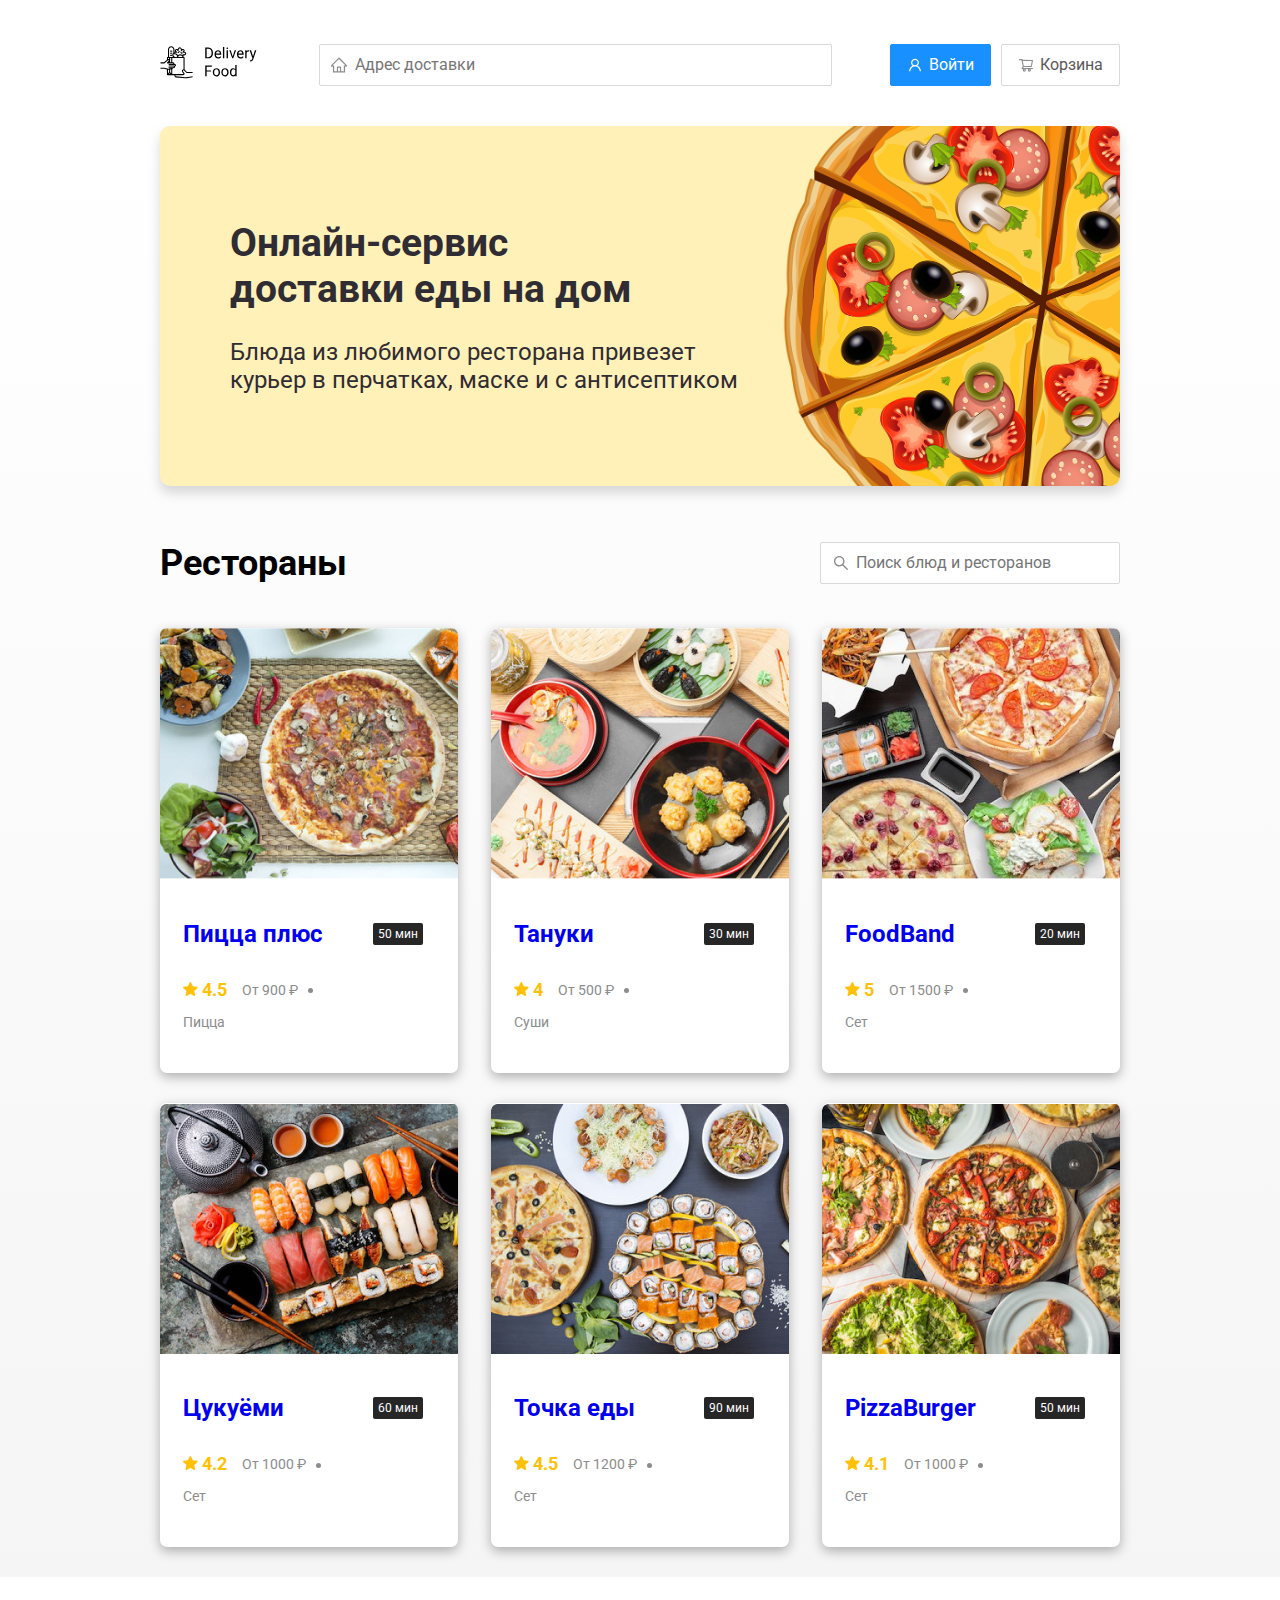
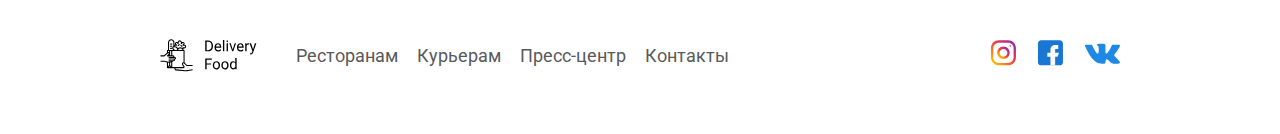
<file: index.html>
<!DOCTYPE html>
<html lang="ru">
<head>
    <meta charset="UTF-8">
    <meta name="viewport" content="width=device-width, initial-scale=1.0">
    <title>Delivery Food - доставка еды на дом</title>
    <link href="https://fonts.googleapis.com/css?family=Roboto:400,700&display=swap&subset=cyrillic" 
    rel="stylesheet"> 
    <link rel="stylesheet" href="css/normalize.css">
    <link rel="stylesheet" href="css/style.css">
</head>
<body>
    <div class="container">
        <!-- Шапка -->
    <header class="header">
        <!-- Логотип -->
        <a href="restaurant.html" class="logo">
            <img src="img\logo.svg" alt="Logo" >
        </a>
        
        <!-- Кнопка поиска  -->
        <input type="text" class="input input-adress" placeholder="Адрес доставки">
        <!-- Кнопки войти и корзина -->
        <div class="buttons">
            <button class="button button-primary">
                <img src="img\user.svg" alt="User" class="button-icon"><span class="button-text">Войти</span></button>
            <button class="button">
                <img src="img\shopping-cart.svg" alt="shopping-cart" class="button-icon">
                <span class="button-text">Корзина</span>
                </button>
        </div>
    </header>
    </div>
    <!-- /.container -->
    <main class="main">
        <div class="container">
            <section class="promo">
                <h1 class="promo-title">Онлайн-сервис <br>доставки еды на дом</h1>
                <p class="promo-text">Блюда из любимого ресторана привезет курьер в перчатках, маске и с антисептиком</p>
            </section>
            <section class="restaurants">
                <div class="section-heading">
                    <h2 class="section-title">Рестораны</h2>
                    <input type="text" class=" input input-search" placeholder="Поиск блюд и ресторанов">
                </div>
                <div class="cards">
                    <a href="restaurant.html"  class="card">
                        <img src="img/image.jpg" alt="image" class="class-image">
                        <div class="card-text">
                            <div class="card-heading">
                                <h3 class="card-title">Пицца плюс</h3>
                                <span class="card-tag tag">50 мин</span>
                            </div>
                            <!-- /.card-heading -->
                            <div class="card-info">
                                <div class="rating">
                                    <img src="/img/rating.svg" alt="rating" class="rating-star"> 
                                    4.5</div>
                                <div class="price">От 900 ₽</div>
                                <div class="category">Пицца</div>
                            </div>
                            <!-- /.card-info -->
                        </div>
                        <!-- /.card-text -->
                    </a>
                    <!-- /.card -->
                    
                    <a href="tanuki.html" class="card">
                        <img src="img/image2.jpg" alt="image" class="class-image">
                        <div class="card-text">
                            <div class="card-heading">
                                <h3 class="card-title">Тануки </h3>
                                <span class="card-tag tag">30 мин</span>
                            </div>
                            <!-- /.card-heading -->
                            <div class="card-info">
                                <div class="rating">
                                    <img src="/img/rating.svg" alt="rating" class="rating-star"> 
                                    4</div>
                                <div class="price">От 500 ₽</div>
                                <div class="category">Суши</div>
                            </div>
                            <!-- /.card-info -->
                        </div>
                        <!-- /.card-text -->
                    </a>
                    <!-- /.card -->
        
                    <a href="FoodBand.html" class="card">
                        <img src="img/image3.jpg" alt="image" class="class-image">
                        <div class="card-text">
                            <div class="card-heading">
                                <h3 class="card-title">FoodBand</h3>
                                <span class="card-tag tag">20 мин</span>
                            </div>
                            <!-- /.card-heading -->
                            <div class="card-info">
                                <div class="rating">
                                    <img src="/img/rating.svg" alt="rating" class="rating-star"> 
                                    5</div>
                                <div class="price">От 1500 ₽</div>
                                <div class="category">Сет</div>
                            </div>
                            <!-- /.card-info -->
                        </div>
                        <!-- /.card-text -->
                    </a>
                    <!-- /.card -->
        
                    <a href="Цукуёми.html" class="card">
                        <img src="img/image4.jpg" alt="image" class="class-image">
                        <div class="card-text">
                            <div class="card-heading">
                                <h3 class="card-title">Цукуёми</h3>
                                <span class="card-tag tag">60 мин</span>
                            </div>
                            <!-- /.card-heading -->
                            <div class="card-info">
                                <div class="rating">
                                    <img src="/img/rating.svg" alt="rating" class="rating-star"> 
                                    4.2</div>
                                <div class="price">От 1000 ₽</div>
                                <div class="category">Сет</div>
                            </div>
                            <!-- /.card-info -->
                        </div>
                        <!-- /.card-text -->
                    </a>
                    <!-- /.card -->
        
                    <a href="Цукуёми.html" class="card">
                        <img src="img/image5.jpg" alt="image" class="class-image">
                        <div class="card-text">
                            <div class="card-heading">
                                <h3 class="card-title">Точка еды</h3>
                                <span class="card-tag tag">90 мин</span>
                            </div>
                            <!-- /.card-heading -->
                            <div class="card-info">
                                <div class="rating">
                                    <img src="/img/rating.svg" alt="rating" class="rating-star"> 
                                    4.5</div>
                                <div class="price">От 1200 ₽</div>
                                <div class="category">Сет</div>
                            </div>
                            <!-- /.card-info -->
                        </div>
                        <!-- /.card-text -->
                    </a>
                    <!-- /.card -->
        
                    <a href="PizzaBurger.html" class="card">
                        <img src="img/image6.jpg" alt="image" class="class-image">
                        <div class="card-text">
                            <div class="card-heading">
                                <h3 class="card-title">PizzaBurger</h3>
                                <span class="card-tag tag">50 мин</span>
                            </div>
                            <!-- /.card-heading -->
                            <div class="card-info">
                                <div class="rating">
                                    <img src="/img/rating.svg" alt="rating" class="rating-star"> 
                                    4.1</div>
                                <div class="price">От 1000 ₽</div>
                                <div class="category">Cет</div>
                            </div>
                            <!-- /.card-info -->
                        </div>
                        <!-- /.card-text -->
                    </a>
                    <!-- /.card -->
        
                </div>
                <!-- /.cards -->
            </section>
        </div>
        <!-- /.container -->
    </main>
    <footer class="footer">
        <div class="container">
            <div class="footer-block">
                <img src="img/logo.svg" alt="logo" class="logo footer-logo">
                <nav class="footer-nav">
                    <a href="#" class="footer-link">Ресторанам</a>
                    <a href="#" class="footer-link">Курьерам</a>
                    <a href="#" class="footer-link">Пресс-центр</a>
                    <a href="#" class="footer-link">Контакты</a>
                </nav>
                <div class="social-links">
                    <a href="#" class="social-link"><img src="img/instagram.svg" alt="instagram"></a>
                    <a href="#" class="social-link"><img src="img/fb.svg" alt="facebook"></a>
                    <a href="#" class="social-link"><img src="img/vk.svg" alt="vk"></a>
                </div>
                <!-- /.social-links -->
            </div>
            <!-- /.footer-block -->
        </div>
    </footer>
</body>
</html>
</file>
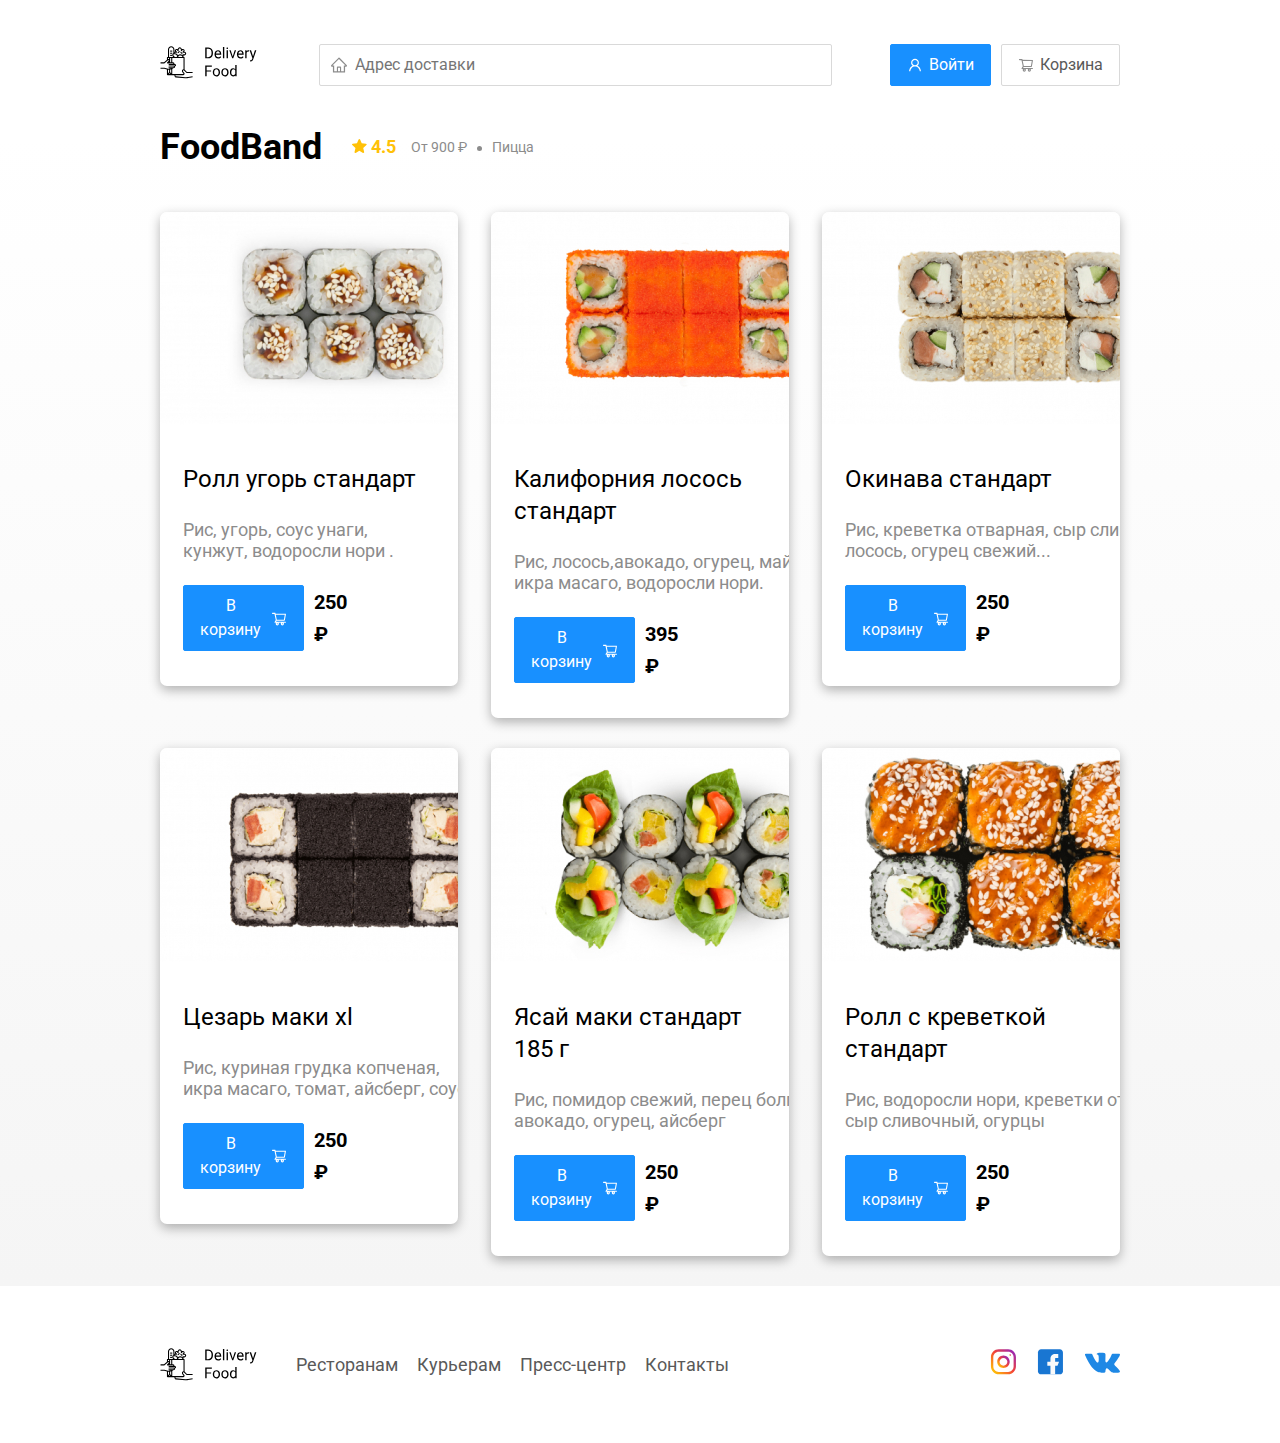
<file: FoodBand.html>
<!DOCTYPE html>
<html lang="ru">
<head>
    <meta charset="UTF-8">
    <meta name="viewport" content="width=device-width, initial-scale=1.0">
    <title>FoodBand- доставка еды на дом</title>
    <link href="https://fonts.googleapis.com/css?family=Roboto:400,700&display=swap&subset=cyrillic" 
    rel="stylesheet"> 
    <link rel="stylesheet" href="css/normalize.css">
    <link rel="stylesheet" href="css/style.css">
</head>
<body>
    <div class="container">
        <!-- Шапка -->
    <header class="header">
        <!-- Логотип -->
        <a href="index.html" class="logo">
            <img src="img\logo.svg" alt="Logo" >
        </a>
        <!-- Кнопка поиска  -->
        <input type="text" class="input input-adress" placeholder="Адрес доставки">
        <!-- Кнопки войти и корзина -->
        <div class="buttons">
            <button class="button button-primary">
                <img src="img\user.svg" alt="User" class="button-icon"><span class="button-text">Войти</span></button>
            <button class="button">
                <img src="img\shopping-cart.svg" alt="shopping-cart" class="button-icon">
                <span class="button-text">Корзина</span>
                </button>
        </div>
    </header>
    </div>
    <!-- /.container -->
    <main class="main">
        <div class="container">            
            <section class="restaurants">
                <div class="section-heading">
                    <h2 class="section-title">FoodBand</h2>
                    <div class="card-info">
                        <div class="rating">
                            <img src="/img/rating.svg" alt="rating" class="rating-star"> 
                            4.5</div>
                        <div class="price">От 900 ₽</div>
                        <div class="category">Пицца</div>
                    </div>
                </div>
                <div class="cards">
                    <div class="card">
                        <img src="img/ugor.jpg" alt="image" class="class-image">
                        <div class="card-text">
                            <div class="card-heading">
                                <h3 class="card-title card-title-reg">Ролл угорь стандарт</h3>
                            </div>
                            <!-- /.card-heading -->
                            <div class="card-info">
                                <div class="ingredients">Рис, угорь, соус унаги,<br> кунжут, водоросли нори                  .</div>
                            </div>
                            <!-- /.card-info -->
                            <div class="card-buttons">
                                <button class="button button-primary">
                                    <span class="button-card-text">В корзину</span>
                                    <img src="img/shopping-cart-white.svg" alt="shopping-cart-white" class="button-card-image">
                                </button>
                                <strong class="card-price-bold">250 ₽</strong>
                            </div>
                        </div>
                        <!-- /.card-text -->
                    </div>
                    <!-- /.card -->
                    
                    <div class="card">
                        <img src="img/los.jpg" alt="image" class="class-image">
                        <div class="card-text">
                            <div class="card-heading">
                                <h3 class="card-title card-title-reg">Калифорния лосось стандарт</h3>
                            </div>
                            <!-- /.card-heading -->
                            <div class="card-info">
                                <div class="ingredients">Рис, лосось,авокадо, огурец, майонез,<br> икра масаго, водоросли нори.</div>
                            </div>
                            <!-- /.card-info -->
                            <div class="card-buttons">
                                <button class="button button-primary">
                                    <span class="button-card-text">В корзину</span>
                                    <img src="img/shopping-cart-white.svg" alt="shopping-cart-white" class="button-card-image">
                                </button>
                                <strong class="card-price-bold">395 ₽</strong>
                            </div>
                        </div>
                        <!-- /.card-text -->
                    </div>
                    <!-- /.card -->
        
                    <div class="card">
                        <img src="img/oki.jpg" alt="image" class="class-image">
                        <div class="card-text">
                            <div class="card-heading">
                                <h3 class="card-title card-title-reg">Окинава стандарт</h3>
                            </div>
                            <!-- /.card-heading -->
                            <div class="card-info">
                                <div class="ingredients"> Рис, креветка отварная, сыр сливочный,<br> лосось, огурец свежий...</div>
                            </div>
                            <!-- /.card-info -->
                            <div class="card-buttons">
                                <button class="button button-primary">
                                    <span class="button-card-text">В корзину</span>
                                    <img src="img/shopping-cart-white.svg" alt="shopping-cart-white" class="button-card-image">
                                </button>
                                <strong class="card-price-bold">250 ₽</strong>
                            </div>
                        </div>
                        <!-- /.card-text -->
                    </div>
                    <!-- /.card -->
        
                    <div class="card">
                        <img src="img/xl.jpg" alt="image" class="class-image">
                        <div class="card-text">
                            <div class="card-heading">
                                <h3 class="card-title card-title-reg">Цезарь маки хl</h3>
                            </div>
                            <!-- /.card-heading -->
                            <div class="card-info">
                                <div class="ingredients">Рис, куриная грудка копченая, <br>икра масаго, томат, айсберг, соус цезарь...</div>
                            </div>
                            <!-- /.card-info -->
                            <div class="card-buttons">
                                <button class="button button-primary">
                                    <span class="button-card-text">В корзину</span>
                                    <img src="img/shopping-cart-white.svg" alt="shopping-cart-white" class="button-card-image">
                                </button>
                                <strong class="card-price-bold">250 ₽</strong>
                            </div>
                        </div>
                        <!-- /.card-text -->
                    </div>
                    <!-- /.card -->
        
                    <div class="card">
                        <img src="img/maki.jpg" alt="image" class="class-image">
                        <div class="card-text">
                            <div class="card-heading">
                                <h3 class="card-title card-title-reg">Ясай маки стандарт 185 г</h3>
                            </div>
                            <!-- /.card-heading -->
                            <div class="card-info">
                                <div class="ingredients">Рис, помидор свежий, перец болгарский,<br>авокадо, огурец, айсберг</div>
                            </div>
                            <!-- /.card-info -->
                            <div class="card-buttons">
                                <button class="button button-primary">
                                    <span class="button-card-text">В корзину</span>
                                    <img src="img/shopping-cart-white.svg" alt="shopping-cart-white" class="button-card-image">
                                </button>
                                <strong class="card-price-bold">250 ₽</strong>
                            </div>
                        </div>
                        <!-- /.card-text -->
                    </div>
                    <!-- /.card -->
        
                    <div class="card">
                        <img src="img/king.jpg" alt="image" class="class-image">
                        <div class="card-text">
                            <div class="card-heading">
                                <h3 class="card-title card-title-reg">Ролл с креветкой стандарт</h3>
                            </div>
                            <!-- /.card-heading -->
                            <div class="card-info">
                                <div class="ingredients">Рис, водоросли нори, креветки отварные,<br> сыр сливочный, огурцы</div>
                            </div>
                            <!-- /.card-info -->
                            <div class="card-buttons">
                                <button class="button button-primary">
                                    <span class="button-card-text">В корзину</span>
                                    <img src="img/shopping-cart-white.svg" alt="shopping-cart-white" class="button-card-image">
                                </button>
                                <strong class="card-price-bold">250 ₽</strong>
                            </div>
                        </div>
                        <!-- /.card-text -->
                    </div>
                    <!-- /.card -->
        
                </div>
                <!-- /.cards -->
            </section>
        </div>
        <!-- /.container -->
    </main>
    <footer class="footer">
        <div class="container">
            <div class="footer-block">
                <img src="img/logo.svg" alt="logo" class="logo footer-logo">
                <nav class="footer-nav">
                    <a href="#" class="footer-link">Ресторанам</a>
                    <a href="#" class="footer-link">Курьерам</a>
                    <a href="#" class="footer-link">Пресс-центр</a>
                    <a href="#" class="footer-link">Контакты</a>
                </nav>
                <div class="social-links">
                    <a href="#" class="social-link"><img src="img/instagram.svg" alt="instagram"></a>
                    <a href="#" class="social-link"><img src="img/fb.svg" alt="facebook"></a>
                    <a href="#" class="social-link"><img src="img/vk.svg" alt="vk"></a>
                </div>
                <!-- /.social-links -->
            </div>
            <!-- /.footer-block -->
        </div>
    </footer>
</body>
</html>
</file>
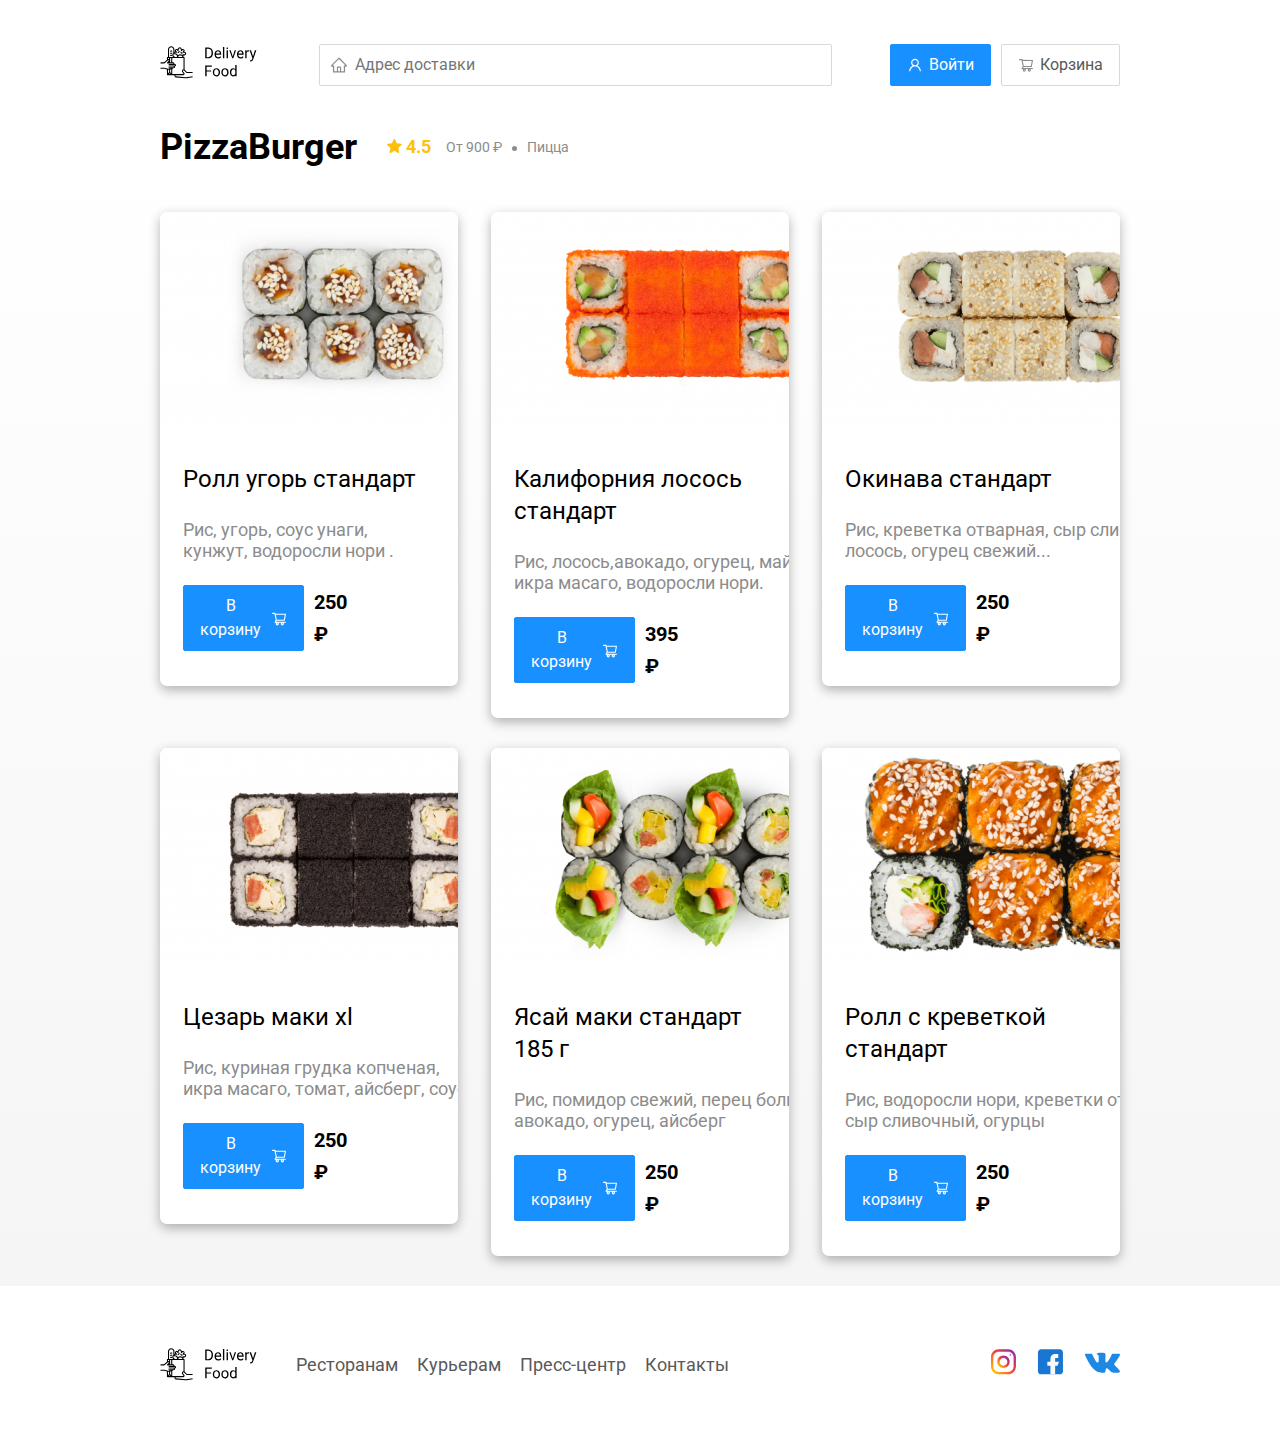
<file: PizzaBurger.html>
<!DOCTYPE html>
<html lang="ru">
<head>
    <meta charset="UTF-8">
    <meta name="viewport" content="width=device-width, initial-scale=1.0">
    <title>PizzaBurger- доставка еды на дом</title>
    <link href="https://fonts.googleapis.com/css?family=Roboto:400,700&display=swap&subset=cyrillic" 
    rel="stylesheet"> 
    <link rel="stylesheet" href="css/normalize.css">
    <link rel="stylesheet" href="css/style.css">
</head>
<body>
    <div class="container">
        <!-- Шапка -->
    <header class="header">
        <!-- Логотип -->
        <a href="index.html" class="logo">
            <img src="img\logo.svg" alt="Logo" >
        </a>
        <!-- Кнопка поиска  -->
        <input type="text" class="input input-adress" placeholder="Адрес доставки">
        <!-- Кнопки войти и корзина -->
        <div class="buttons">
            <button class="button button-primary">
                <img src="img\user.svg" alt="User" class="button-icon"><span class="button-text">Войти</span></button>
            <button class="button">
                <img src="img\shopping-cart.svg" alt="shopping-cart" class="button-icon">
                <span class="button-text">Корзина</span>
                </button>
        </div>
    </header>
    </div>
    <!-- /.container -->
    <main class="main">
        <div class="container">            
            <section class="restaurants">
                <div class="section-heading">
                    <h2 class="section-title">PizzaBurger</h2>
                    <div class="card-info">
                        <div class="rating">
                            <img src="/img/rating.svg" alt="rating" class="rating-star"> 
                            4.5</div>
                        <div class="price">От 900 ₽</div>
                        <div class="category">Пицца</div>
                    </div>
                </div>
                <div class="cards">
                    <div class="card">
                        <img src="img/ugor.jpg" alt="image" class="class-image">
                        <div class="card-text">
                            <div class="card-heading">
                                <h3 class="card-title card-title-reg">Ролл угорь стандарт</h3>
                            </div>
                            <!-- /.card-heading -->
                            <div class="card-info">
                                <div class="ingredients">Рис, угорь, соус унаги,<br> кунжут, водоросли нори                  .</div>
                            </div>
                            <!-- /.card-info -->
                            <div class="card-buttons">
                                <button class="button button-primary">
                                    <span class="button-card-text">В корзину</span>
                                    <img src="img/shopping-cart-white.svg" alt="shopping-cart-white" class="button-card-image">
                                </button>
                                <strong class="card-price-bold">250 ₽</strong>
                            </div>
                        </div>
                        <!-- /.card-text -->
                    </div>
                    <!-- /.card -->
                    
                    <div class="card">
                        <img src="img/los.jpg" alt="image" class="class-image">
                        <div class="card-text">
                            <div class="card-heading">
                                <h3 class="card-title card-title-reg">Калифорния лосось стандарт</h3>
                            </div>
                            <!-- /.card-heading -->
                            <div class="card-info">
                                <div class="ingredients">Рис, лосось,авокадо, огурец, майонез,<br> икра масаго, водоросли нори.</div>
                            </div>
                            <!-- /.card-info -->
                            <div class="card-buttons">
                                <button class="button button-primary">
                                    <span class="button-card-text">В корзину</span>
                                    <img src="img/shopping-cart-white.svg" alt="shopping-cart-white" class="button-card-image">
                                </button>
                                <strong class="card-price-bold">395 ₽</strong>
                            </div>
                        </div>
                        <!-- /.card-text -->
                    </div>
                    <!-- /.card -->
        
                    <div class="card">
                        <img src="img/oki.jpg" alt="image" class="class-image">
                        <div class="card-text">
                            <div class="card-heading">
                                <h3 class="card-title card-title-reg">Окинава стандарт</h3>
                            </div>
                            <!-- /.card-heading -->
                            <div class="card-info">
                                <div class="ingredients"> Рис, креветка отварная, сыр сливочный,<br> лосось, огурец свежий...</div>
                            </div>
                            <!-- /.card-info -->
                            <div class="card-buttons">
                                <button class="button button-primary">
                                    <span class="button-card-text">В корзину</span>
                                    <img src="img/shopping-cart-white.svg" alt="shopping-cart-white" class="button-card-image">
                                </button>
                                <strong class="card-price-bold">250 ₽</strong>
                            </div>
                        </div>
                        <!-- /.card-text -->
                    </div>
                    <!-- /.card -->
        
                    <div class="card">
                        <img src="img/xl.jpg" alt="image" class="class-image">
                        <div class="card-text">
                            <div class="card-heading">
                                <h3 class="card-title card-title-reg">Цезарь маки хl</h3>
                            </div>
                            <!-- /.card-heading -->
                            <div class="card-info">
                                <div class="ingredients">Рис, куриная грудка копченая, <br>икра масаго, томат, айсберг, соус цезарь...</div>
                            </div>
                            <!-- /.card-info -->
                            <div class="card-buttons">
                                <button class="button button-primary">
                                    <span class="button-card-text">В корзину</span>
                                    <img src="img/shopping-cart-white.svg" alt="shopping-cart-white" class="button-card-image">
                                </button>
                                <strong class="card-price-bold">250 ₽</strong>
                            </div>
                        </div>
                        <!-- /.card-text -->
                    </div>
                    <!-- /.card -->
        
                    <div class="card">
                        <img src="img/maki.jpg" alt="image" class="class-image">
                        <div class="card-text">
                            <div class="card-heading">
                                <h3 class="card-title card-title-reg">Ясай маки стандарт 185 г</h3>
                            </div>
                            <!-- /.card-heading -->
                            <div class="card-info">
                                <div class="ingredients">Рис, помидор свежий, перец болгарский,<br>авокадо, огурец, айсберг</div>
                            </div>
                            <!-- /.card-info -->
                            <div class="card-buttons">
                                <button class="button button-primary">
                                    <span class="button-card-text">В корзину</span>
                                    <img src="img/shopping-cart-white.svg" alt="shopping-cart-white" class="button-card-image">
                                </button>
                                <strong class="card-price-bold">250 ₽</strong>
                            </div>
                        </div>
                        <!-- /.card-text -->
                    </div>
                    <!-- /.card -->
        
                    <div class="card">
                        <img src="img/king.jpg" alt="image" class="class-image">
                        <div class="card-text">
                            <div class="card-heading">
                                <h3 class="card-title card-title-reg">Ролл с креветкой стандарт</h3>
                            </div>
                            <!-- /.card-heading -->
                            <div class="card-info">
                                <div class="ingredients">Рис, водоросли нори, креветки отварные,<br> сыр сливочный, огурцы</div>
                            </div>
                            <!-- /.card-info -->
                            <div class="card-buttons">
                                <button class="button button-primary">
                                    <span class="button-card-text">В корзину</span>
                                    <img src="img/shopping-cart-white.svg" alt="shopping-cart-white" class="button-card-image">
                                </button>
                                <strong class="card-price-bold">250 ₽</strong>
                            </div>
                        </div>
                        <!-- /.card-text -->
                    </div>
                    <!-- /.card -->
        
                </div>
                <!-- /.cards -->
            </section>
        </div>
        <!-- /.container -->
    </main>
    <footer class="footer">
        <div class="container">
            <div class="footer-block">
                <img src="img/logo.svg" alt="logo" class="logo footer-logo">
                <nav class="footer-nav">
                    <a href="#" class="footer-link">Ресторанам</a>
                    <a href="#" class="footer-link">Курьерам</a>
                    <a href="#" class="footer-link">Пресс-центр</a>
                    <a href="#" class="footer-link">Контакты</a>
                </nav>
                <div class="social-links">
                    <a href="#" class="social-link"><img src="img/instagram.svg" alt="instagram"></a>
                    <a href="#" class="social-link"><img src="img/fb.svg" alt="facebook"></a>
                    <a href="#" class="social-link"><img src="img/vk.svg" alt="vk"></a>
                </div>
                <!-- /.social-links -->
            </div>
            <!-- /.footer-block -->
        </div>
    </footer>
</body>
</html>
</file>
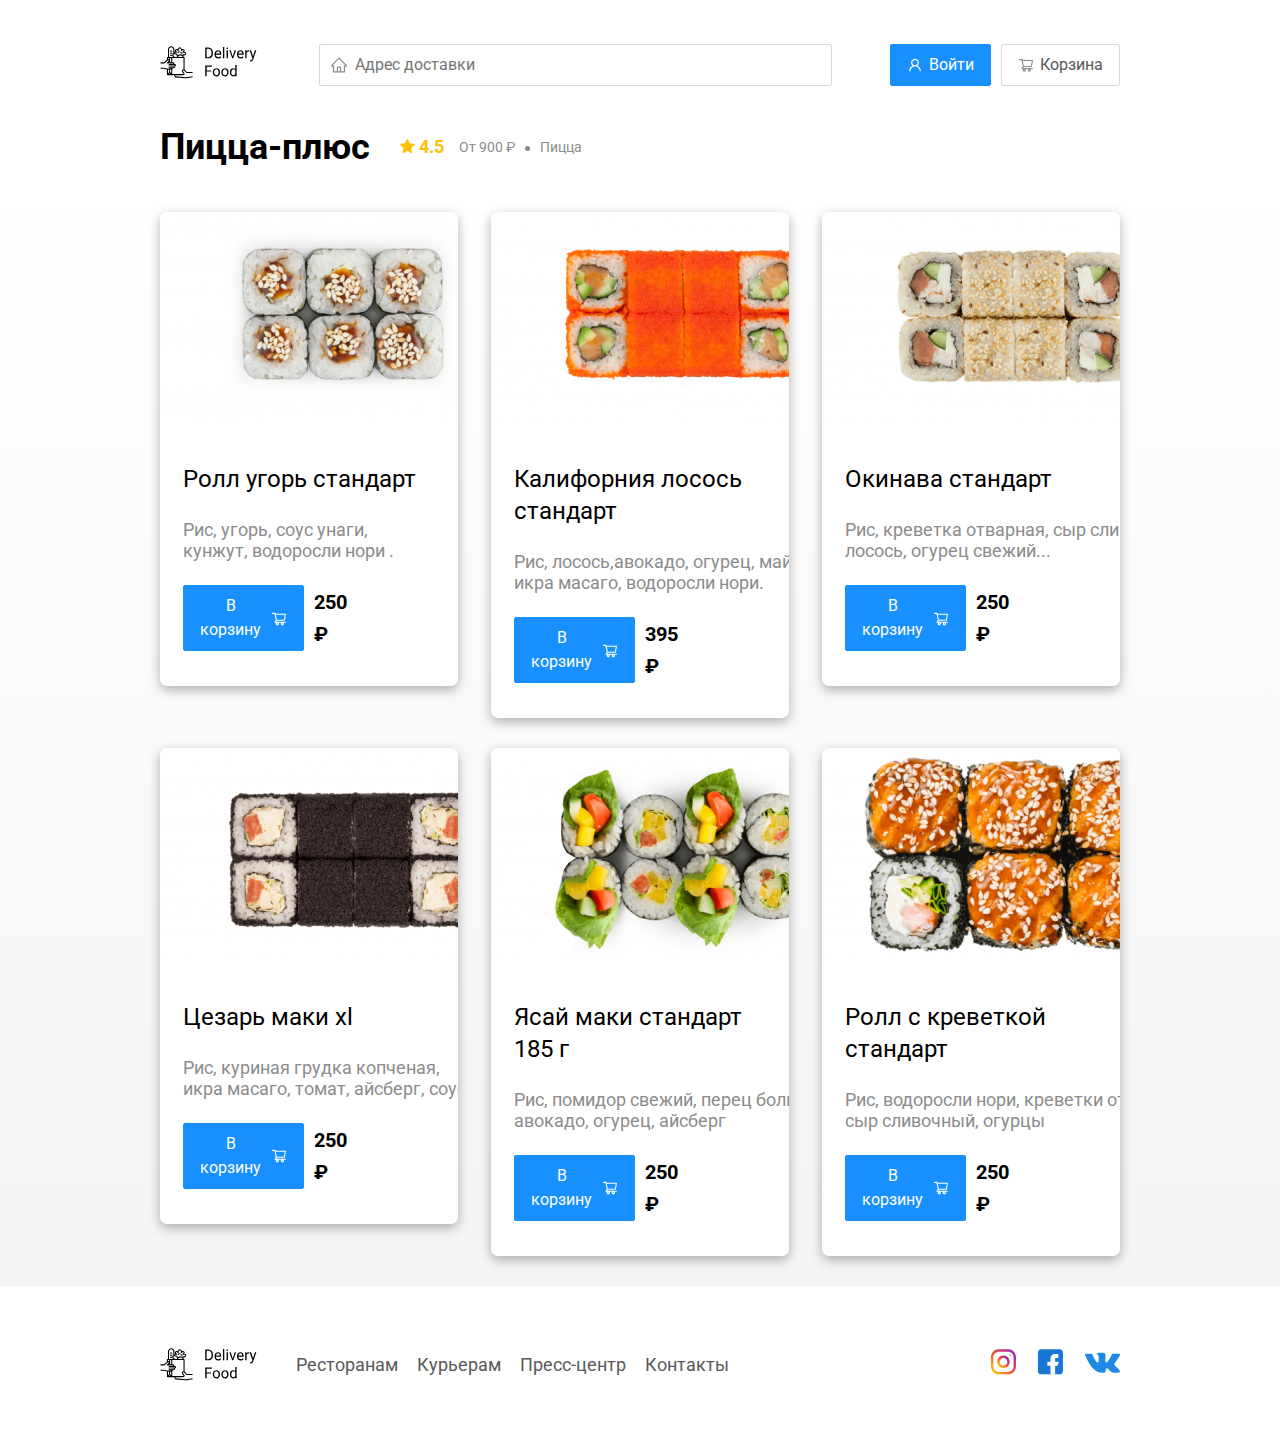
<file: restaurant.html>
<!DOCTYPE html>
<html lang="ru">
<head>
    <meta charset="UTF-8">
    <meta name="viewport" content="width=device-width, initial-scale=1.0">
    <title>Пицца плюс- доставка еды на дом</title>
    <link href="https://fonts.googleapis.com/css?family=Roboto:400,700&display=swap&subset=cyrillic" 
    rel="stylesheet"> 
    <link rel="stylesheet" href="css/normalize.css">
    <link rel="stylesheet" href="css/animate.css">
    <link rel="stylesheet" href="css/style.css">
</head>
<body>
    <div class="container">
        <!-- Шапка -->
    <header class="header">
        <!-- Логотип -->
        <a href="index.html" class="logo animated bounce" >
            <img src="img\logo.svg" alt="Logo" >
        </a>
        <!-- Кнопка поиска  -->
        <input type="text" class="input input-adress" placeholder="Адрес доставки">
        <!-- Кнопки войти и корзина -->
        <div class="buttons">
            <button class="button button-primary">
                <img src="img\user.svg" alt="User" class="button-icon"><span class="button-text">Войти</span></button>
            <button class="button " id="cart-button">
                <img src="img\shopping-cart.svg" alt="shopping-cart" class="button-icon">
                <span class="button-text">Корзина</span>
                </button>
        </div>
    </header>
    </div>
    <!-- /.container -->
    <main class="main">
        <div class="container">            
            <section class="restaurants">
                <div class="section-heading">
                    <h2 class="section-title">Пицца-плюс</h2>
                    <div class="card-info">
                        <div class="rating">
                            <img src="/img/rating.svg" alt="rating" class="rating-star"> 
                            4.5</div>
                        <div class="price">От 900 ₽</div>
                        <div class="category">Пицца</div>
                    </div>
                </div>
                <div class="cards">
                    <div class="card wow fadeInUp" data-wow-delay="0.2s">
                        <img src="img/ugor.jpg" alt="image" class="class-image">
                        <div class="card-text">
                            <div class="card-heading">
                                <h3 class="card-title card-title-reg">Ролл угорь стандарт</h3>
                            </div>
                            <!-- /.card-heading -->
                            <div class="card-info">
                                <div class="ingredients">Рис, угорь, соус унаги,<br> кунжут, водоросли нори                  .</div>
                            </div>
                            <!-- /.card-info -->
                            <div class="card-buttons">
                                <button class="button button-primary">
                                    <span class="button-card-text">В корзину</span>
                                    <img src="img/shopping-cart-white.svg" alt="shopping-cart-white" class="button-card-image">
                                </button>
                                <strong class="card-price-bold">250 ₽</strong>
                            </div>
                        </div>
                        <!-- /.card-text -->
                    </div>
                    <!-- /.card -->
                    
                    <div class="card wow fadeInUp" data-wow-delay="0.4s">
                        <img src="img/los.jpg" alt="image" class="class-image">
                        <div class="card-text">
                            <div class="card-heading">
                                <h3 class="card-title card-title-reg">Калифорния лосось стандарт</h3>
                            </div>
                            <!-- /.card-heading -->
                            <div class="card-info">
                                <div class="ingredients">Рис, лосось,авокадо, огурец, майонез,<br> икра масаго, водоросли нори.</div>
                            </div>
                            <!-- /.card-info -->
                            <div class="card-buttons">
                                <button class="button button-primary">
                                    <span class="button-card-text">В корзину</span>
                                    <img src="img/shopping-cart-white.svg" alt="shopping-cart-white" class="button-card-image">
                                </button>
                                <strong class="card-price-bold">395 ₽</strong>
                            </div>
                        </div>
                        <!-- /.card-text -->
                    </div>
                    <!-- /.card -->
        
                    <div class="card wow fadeInUp" data-wow-delay="0.6s">
                        <img src="img/oki.jpg" alt="image" class="class-image">
                        <div class="card-text">
                            <div class="card-heading">
                                <h3 class="card-title card-title-reg">Окинава стандарт</h3>
                            </div>
                            <!-- /.card-heading -->
                            <div class="card-info">
                                <div class="ingredients"> Рис, креветка отварная, сыр сливочный,<br> лосось, огурец свежий...</div>
                            </div>
                            <!-- /.card-info -->
                            <div class="card-buttons">
                                <button class="button button-primary">
                                    <span class="button-card-text">В корзину</span>
                                    <img src="img/shopping-cart-white.svg" alt="shopping-cart-white" class="button-card-image">
                                </button>
                                <strong class="card-price-bold">250 ₽</strong>
                            </div>
                        </div>
                        <!-- /.card-text -->
                    </div>
                    <!-- /.card -->
        
                    <div class="card wow fadeInUp" data-wow-delay="0.2s">
                        <img src="img/xl.jpg" alt="image" class="class-image">
                        <div class="card-text">
                            <div class="card-heading">
                                <h3 class="card-title card-title-reg">Цезарь маки хl</h3>
                            </div>
                            <!-- /.card-heading -->
                            <div class="card-info">
                                <div class="ingredients">Рис, куриная грудка копченая, <br>икра масаго, томат, айсберг, соус цезарь...</div>
                            </div>
                            <!-- /.card-info -->
                            <div class="card-buttons">
                                <button class="button button-primary">
                                    <span class="button-card-text">В корзину</span>
                                    <img src="img/shopping-cart-white.svg" alt="shopping-cart-white" class="button-card-image">
                                </button>
                                <strong class="card-price-bold">250 ₽</strong>
                            </div>
                        </div>
                        <!-- /.card-text -->
                    </div>
                    <!-- /.card -->
        
                    <div class="card wow fadeInUp" data-wow-delay="0.4s">
                        <img src="img/maki.jpg" alt="image" class="class-image">
                        <div class="card-text">
                            <div class="card-heading">
                                <h3 class="card-title card-title-reg">Ясай маки стандарт 185 г</h3>
                            </div>
                            <!-- /.card-heading -->
                            <div class="card-info">
                                <div class="ingredients">Рис, помидор свежий, перец болгарский,<br>авокадо, огурец, айсберг</div>
                            </div>
                            <!-- /.card-info -->
                            <div class="card-buttons">
                                <button class="button button-primary">
                                    <span class="button-card-text">В корзину</span>
                                    <img src="img/shopping-cart-white.svg" alt="shopping-cart-white" class="button-card-image">
                                </button>
                                <strong class="card-price-bold">250 ₽</strong>
                            </div>
                        </div>
                        <!-- /.card-text -->
                    </div>
                    <!-- /.card -->
        
                    <div class="card wow fadeInUp" data-wow-delay="0.6s">
                        <img src="img/king.jpg" alt="image" class="class-image">
                        <div class="card-text">
                            <div class="card-heading">
                                <h3 class="card-title card-title-reg">Ролл с креветкой стандарт</h3>
                            </div>
                            <!-- /.card-heading -->
                            <div class="card-info">
                                <div class="ingredients">Рис, водоросли нори, креветки отварные,<br> сыр сливочный, огурцы</div>
                            </div>
                            <!-- /.card-info -->
                            <div class="card-buttons">
                                <button class="button button-primary">
                                    <span class="button-card-text">В корзину</span>
                                    <img src="img/shopping-cart-white.svg" alt="shopping-cart-white" class="button-card-image">
                                </button>
                                <strong class="card-price-bold">250 ₽</strong>
                            </div>
                        </div>
                        <!-- /.card-text -->
                    </div>
                    <!-- /.card -->
        
                </div>
                <!-- /.cards -->
            </section>
        </div>
        <!-- /.container -->
    </main>
    <footer class="footer">
        <div class="container">
            <div class="footer-block">
                <img src="img/logo.svg" alt="logo" class="logo footer-logo">
                <nav class="footer-nav">
                    <a href="#" class="footer-link">Ресторанам</a>
                    <a href="#" class="footer-link">Курьерам</a>
                    <a href="#" class="footer-link">Пресс-центр</a>
                    <a href="#" class="footer-link">Контакты</a>
                </nav>
                <div class="social-links">
                    <a href="#" class="social-link"><img src="img/instagram.svg" alt="instagram"></a>
                    <a href="#" class="social-link"><img src="img/fb.svg" alt="facebook"></a>
                    <a href="#" class="social-link"><img src="img/vk.svg" alt="vk"></a>
                </div>
                <!-- /.social-links -->
            </div>
            <!-- /.footer-block -->
        </div>
    </footer>
    <div class="modal">
        <div class="modal-dialog">
            <div class="modal-header">
                <h3 class="modal-tilte">Корзина</h3>
                <button class="close">&times;</button>
            </div>
            <!-- /.modal-header -->
            <div class="modal-body">
                <div class="food-row">
                    <span class="food-name">Ролл угорь стандарт</span>
                    <strong class="food-price">250 ₽</strong>
                    <div class="food-counter">
                        <button class="counter-button">-</button>
                        <span class="counter">1</span>
                        <button class="counter-button">+</button>
                    </div>
                </div>
                <!-- /.foods-row -->
                <div class="food-row">
                    <span class="food-name">Ролл угорь стандарт</span>
                    <strong class="food-price">250 ₽</strong>
                    <div class="food-counter">
                        <button class="counter-button">-</button>
                        <span class="counter">1</span>
                        <button class="counter-button">+</button>
                    </div>
                </div>
                <!-- /.foods-row -->
                <div class="food-row">
                    <span class="food-name">Ролл угорь стандарт</span>
                    <strong class="food-price">250 ₽</strong>
                    <div class="food-counter">
                        <button class="counter-button">-</button>
                        <span class="counter">1</span>
                        <button class="counter-button">+</button>
                    </div>
                </div>
                <!-- /.foods-row -->
                <div class="food-row">
                    <span class="food-name">Ролл угорь стандарт</span>
                    <strong class="food-price">250 ₽</strong>
                    <div class="food-counter">
                        <button class="counter-button">-</button>
                        <span class="counter">1</span>
                        <button class="counter-button">+</button>
                    </div>
                </div>
                <!-- /.foods-row -->
                <div class="food-row">
                    <span class="food-name">Ролл угорь стандарт</span>
                    <strong class="food-price">250 ₽</strong>
                    <div class="food-counter">
                        <button class="counter-button">-</button>
                        <span class="counter">1</span>
                        <button class="counter-button">+</button>
                    </div>
                </div>
                <!-- /.foods-row -->
            </div>
            <!-- /.modal-body -->
            <div class="modal-footer">
                <span class="modal-pricetag">1250 ₽</span>
                <div class="footer-buttons">
                    <button class="button button-primary">Оформить заказ</button>
                    <button class="button">Отмена</button>
                </div>
            </div>
            <!-- /.modal-footer -->
        </div>
        <!-- /.modal-dialog -->
    </div>
<script src="js/wow.min.js"></script>
<script src="js/main.js"></script>
</body>
</html>
</file>
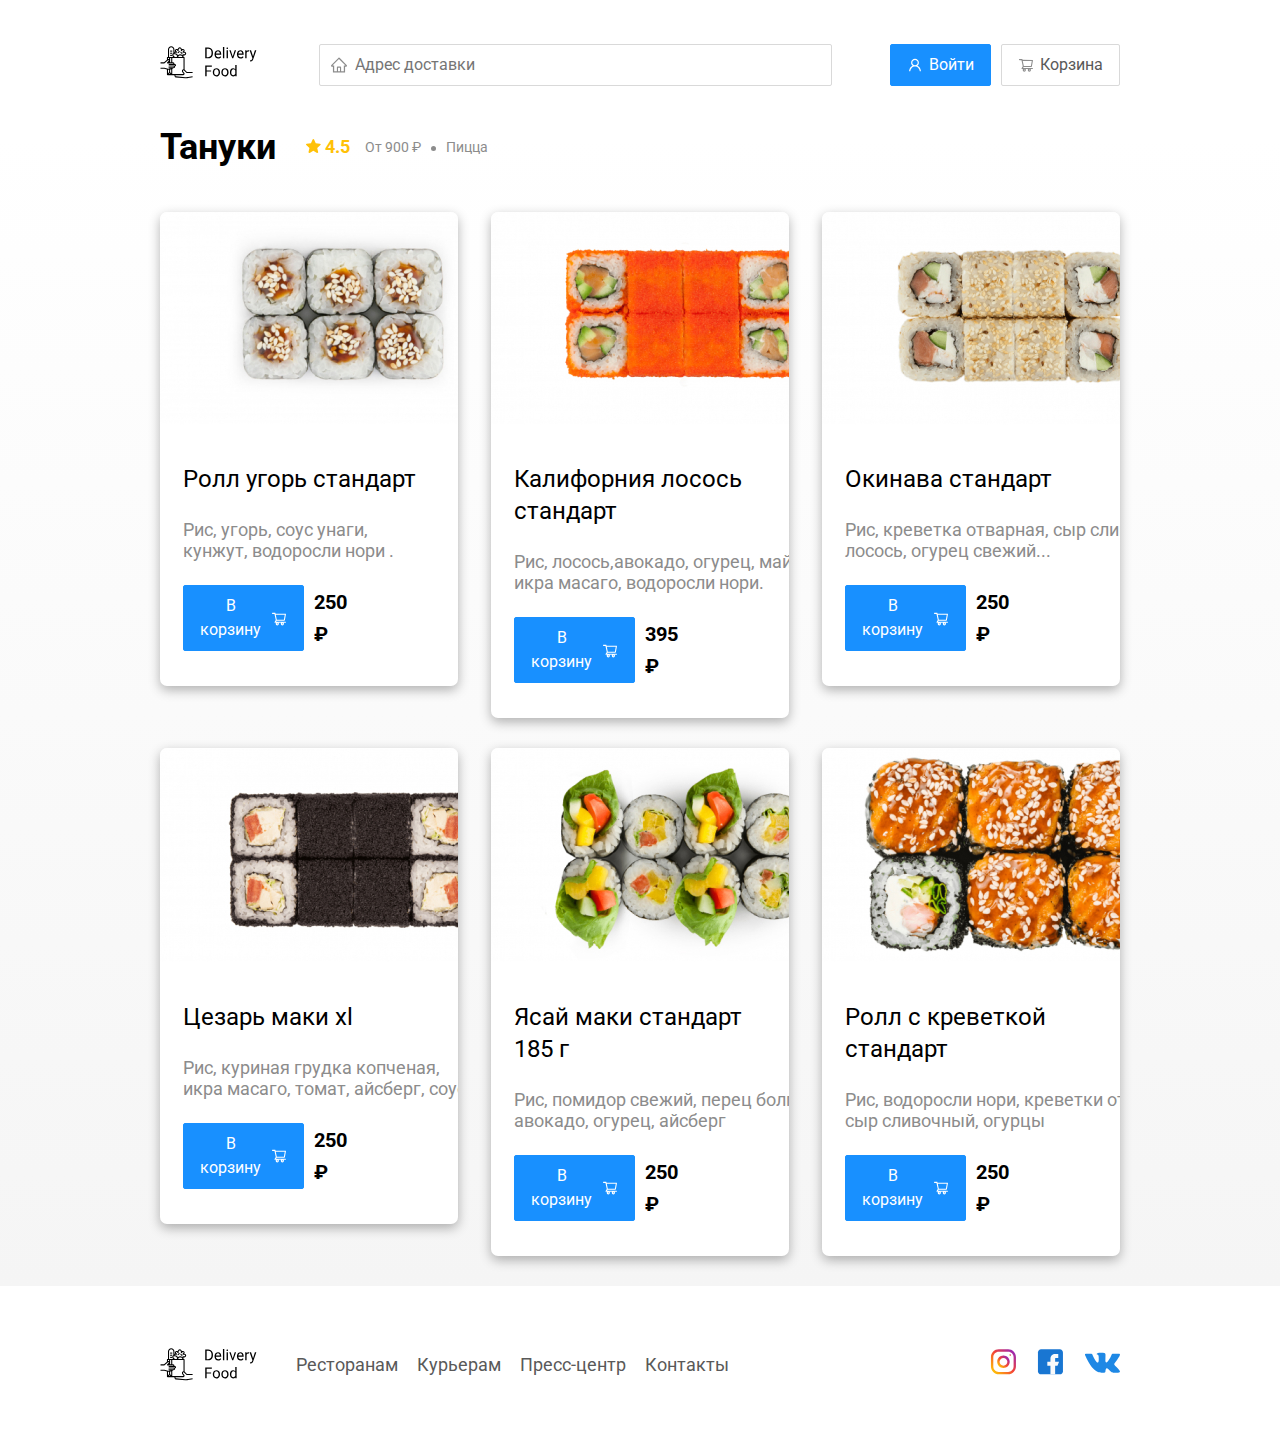
<file: tanuki.html>
<!DOCTYPE html>
<html lang="ru">
<head>
    <meta charset="UTF-8">
    <meta name="viewport" content="width=device-width, initial-scale=1.0">
    <title>Тануки- доставка еды на дом</title>
    <link href="https://fonts.googleapis.com/css?family=Roboto:400,700&display=swap&subset=cyrillic" 
    rel="stylesheet"> 
    <link rel="stylesheet" href="css/normalize.css">
    <link rel="stylesheet" href="css/style.css">
</head>
<body>
    <div class="container">
        <!-- Шапка -->
    <header class="header">
        <!-- Логотип -->
        <a href="index.html" class="logo">
            <img src="img\logo.svg" alt="Logo" >
        </a>
        <!-- Кнопка поиска  -->
        <input type="text" class="input input-adress" placeholder="Адрес доставки">
        <!-- Кнопки войти и корзина -->
        <div class="buttons">
            <button class="button button-primary">
                <img src="img\user.svg" alt="User" class="button-icon"><span class="button-text">Войти</span></button>
            <button class="button">
                <img src="img\shopping-cart.svg" alt="shopping-cart" class="button-icon">
                <span class="button-text">Корзина</span>
                </button>
        </div>
    </header>
    </div>
    <!-- /.container -->
    <main class="main">
        <div class="container">            
            <section class="restaurants">
                <div class="section-heading">
                    <h2 class="section-title">Тануки</h2>
                    <div class="card-info">
                        <div class="rating">
                            <img src="/img/rating.svg" alt="rating" class="rating-star"> 
                            4.5</div>
                        <div class="price">От 900 ₽</div>
                        <div class="category">Пицца</div>
                    </div>
                </div>
                <div class="cards">
                    <div class="card">
                        <img src="img/ugor.jpg" alt="image" class="class-image">
                        <div class="card-text">
                            <div class="card-heading">
                                <h3 class="card-title card-title-reg">Ролл угорь стандарт</h3>
                            </div>
                            <!-- /.card-heading -->
                            <div class="card-info">
                                <div class="ingredients">Рис, угорь, соус унаги,<br> кунжут, водоросли нори                  .</div>
                            </div>
                            <!-- /.card-info -->
                            <div class="card-buttons">
                                <button class="button button-primary">
                                    <span class="button-card-text">В корзину</span>
                                    <img src="img/shopping-cart-white.svg" alt="shopping-cart-white" class="button-card-image">
                                </button>
                                <strong class="card-price-bold">250 ₽</strong>
                            </div>
                        </div>
                        <!-- /.card-text -->
                    </div>
                    <!-- /.card -->
                    
                    <div class="card">
                        <img src="img/los.jpg" alt="image" class="class-image">
                        <div class="card-text">
                            <div class="card-heading">
                                <h3 class="card-title card-title-reg">Калифорния лосось стандарт</h3>
                            </div>
                            <!-- /.card-heading -->
                            <div class="card-info">
                                <div class="ingredients">Рис, лосось,авокадо, огурец, майонез,<br> икра масаго, водоросли нори.</div>
                            </div>
                            <!-- /.card-info -->
                            <div class="card-buttons">
                                <button class="button button-primary">
                                    <span class="button-card-text">В корзину</span>
                                    <img src="img/shopping-cart-white.svg" alt="shopping-cart-white" class="button-card-image">
                                </button>
                                <strong class="card-price-bold">395 ₽</strong>
                            </div>
                        </div>
                        <!-- /.card-text -->
                    </div>
                    <!-- /.card -->
        
                    <div class="card">
                        <img src="img/oki.jpg" alt="image" class="class-image">
                        <div class="card-text">
                            <div class="card-heading">
                                <h3 class="card-title card-title-reg">Окинава стандарт</h3>
                            </div>
                            <!-- /.card-heading -->
                            <div class="card-info">
                                <div class="ingredients"> Рис, креветка отварная, сыр сливочный,<br> лосось, огурец свежий...</div>
                            </div>
                            <!-- /.card-info -->
                            <div class="card-buttons">
                                <button class="button button-primary">
                                    <span class="button-card-text">В корзину</span>
                                    <img src="img/shopping-cart-white.svg" alt="shopping-cart-white" class="button-card-image">
                                </button>
                                <strong class="card-price-bold">250 ₽</strong>
                            </div>
                        </div>
                        <!-- /.card-text -->
                    </div>
                    <!-- /.card -->
        
                    <div class="card">
                        <img src="img/xl.jpg" alt="image" class="class-image">
                        <div class="card-text">
                            <div class="card-heading">
                                <h3 class="card-title card-title-reg">Цезарь маки хl</h3>
                            </div>
                            <!-- /.card-heading -->
                            <div class="card-info">
                                <div class="ingredients">Рис, куриная грудка копченая, <br>икра масаго, томат, айсберг, соус цезарь...</div>
                            </div>
                            <!-- /.card-info -->
                            <div class="card-buttons">
                                <button class="button button-primary">
                                    <span class="button-card-text">В корзину</span>
                                    <img src="img/shopping-cart-white.svg" alt="shopping-cart-white" class="button-card-image">
                                </button>
                                <strong class="card-price-bold">250 ₽</strong>
                            </div>
                        </div>
                        <!-- /.card-text -->
                    </div>
                    <!-- /.card -->
        
                    <div class="card">
                        <img src="img/maki.jpg" alt="image" class="class-image">
                        <div class="card-text">
                            <div class="card-heading">
                                <h3 class="card-title card-title-reg">Ясай маки стандарт 185 г</h3>
                            </div>
                            <!-- /.card-heading -->
                            <div class="card-info">
                                <div class="ingredients">Рис, помидор свежий, перец болгарский,<br>авокадо, огурец, айсберг</div>
                            </div>
                            <!-- /.card-info -->
                            <div class="card-buttons">
                                <button class="button button-primary">
                                    <span class="button-card-text">В корзину</span>
                                    <img src="img/shopping-cart-white.svg" alt="shopping-cart-white" class="button-card-image">
                                </button>
                                <strong class="card-price-bold">250 ₽</strong>
                            </div>
                        </div>
                        <!-- /.card-text -->
                    </div>
                    <!-- /.card -->
        
                    <div class="card">
                        <img src="img/king.jpg" alt="image" class="class-image">
                        <div class="card-text">
                            <div class="card-heading">
                                <h3 class="card-title card-title-reg">Ролл с креветкой стандарт</h3>
                            </div>
                            <!-- /.card-heading -->
                            <div class="card-info">
                                <div class="ingredients">Рис, водоросли нори, креветки отварные,<br> сыр сливочный, огурцы</div>
                            </div>
                            <!-- /.card-info -->
                            <div class="card-buttons">
                                <button class="button button-primary">
                                    <span class="button-card-text">В корзину</span>
                                    <img src="img/shopping-cart-white.svg" alt="shopping-cart-white" class="button-card-image">
                                </button>
                                <strong class="card-price-bold">250 ₽</strong>
                            </div>
                        </div>
                        <!-- /.card-text -->
                    </div>
                    <!-- /.card -->
        
                </div>
                <!-- /.cards -->
            </section>
        </div>
        <!-- /.container -->
    </main>
    <footer class="footer">
        <div class="container">
            <div class="footer-block">
                <img src="img/logo.svg" alt="logo" class="logo footer-logo">
                <nav class="footer-nav">
                    <a href="#" class="footer-link">Ресторанам</a>
                    <a href="#" class="footer-link">Курьерам</a>
                    <a href="#" class="footer-link">Пресс-центр</a>
                    <a href="#" class="footer-link">Контакты</a>
                </nav>
                <div class="social-links">
                    <a href="#" class="social-link"><img src="img/instagram.svg" alt="instagram"></a>
                    <a href="#" class="social-link"><img src="img/fb.svg" alt="facebook"></a>
                    <a href="#" class="social-link"><img src="img/vk.svg" alt="vk"></a>
                </div>
                <!-- /.social-links -->
            </div>
            <!-- /.footer-block -->
        </div>
    </footer>
</body>
</html>
</file>
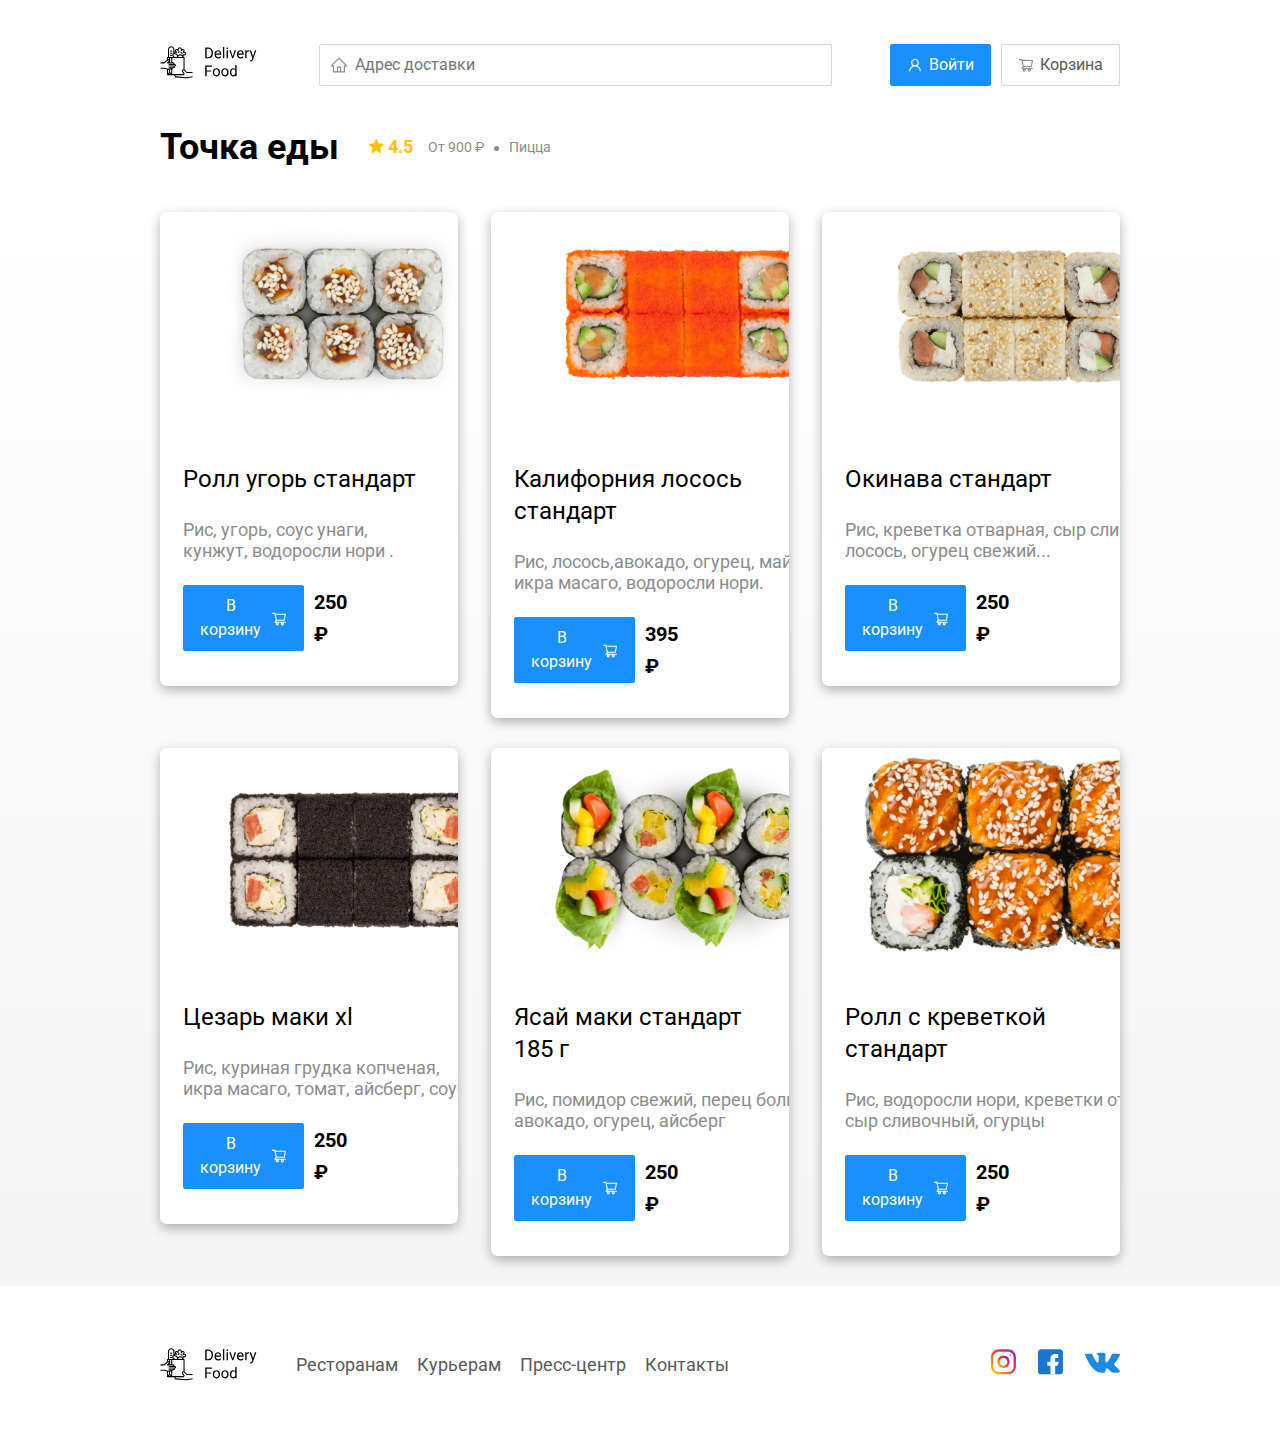
<file: Точка еды.html>
<!DOCTYPE html>
<html lang="ru">
<head>
    <meta charset="UTF-8">
    <meta name="viewport" content="width=device-width, initial-scale=1.0">
    <title>Точка еды- доставка еды на дом</title>
    <link href="https://fonts.googleapis.com/css?family=Roboto:400,700&display=swap&subset=cyrillic" 
    rel="stylesheet"> 
    <link rel="stylesheet" href="css/normalize.css">
    <link rel="stylesheet" href="css/style.css">
</head>
<body>
    <div class="container">
        <!-- Шапка -->
    <header class="header">
        <!-- Логотип -->
        <a href="index.html" class="logo">
            <img src="img\logo.svg" alt="Logo" >
        </a>
        <!-- Кнопка поиска  -->
        <input type="text" class="input input-adress" placeholder="Адрес доставки">
        <!-- Кнопки войти и корзина -->
        <div class="buttons">
            <button class="button button-primary">
                <img src="img\user.svg" alt="User" class="button-icon"><span class="button-text">Войти</span></button>
            <button class="button">
                <img src="img\shopping-cart.svg" alt="shopping-cart" class="button-icon">
                <span class="button-text">Корзина</span>
                </button>
        </div>
    </header>
    </div>
    <!-- /.container -->
    <main class="main">
        <div class="container">            
            <section class="restaurants">
                <div class="section-heading">
                    <h2 class="section-title">Точка еды</h2>
                    <div class="card-info">
                        <div class="rating">
                            <img src="/img/rating.svg" alt="rating" class="rating-star"> 
                            4.5</div>
                        <div class="price">От 900 ₽</div>
                        <div class="category">Пицца</div>
                    </div>
                </div>
                <div class="cards">
                    <div class="card">
                        <img src="img/ugor.jpg" alt="image" class="class-image">
                        <div class="card-text">
                            <div class="card-heading">
                                <h3 class="card-title card-title-reg">Ролл угорь стандарт</h3>
                            </div>
                            <!-- /.card-heading -->
                            <div class="card-info">
                                <div class="ingredients">Рис, угорь, соус унаги,<br> кунжут, водоросли нори                  .</div>
                            </div>
                            <!-- /.card-info -->
                            <div class="card-buttons">
                                <button class="button button-primary">
                                    <span class="button-card-text">В корзину</span>
                                    <img src="img/shopping-cart-white.svg" alt="shopping-cart-white" class="button-card-image">
                                </button>
                                <strong class="card-price-bold">250 ₽</strong>
                            </div>
                        </div>
                        <!-- /.card-text -->
                    </div>
                    <!-- /.card -->
                    
                    <div class="card">
                        <img src="img/los.jpg" alt="image" class="class-image">
                        <div class="card-text">
                            <div class="card-heading">
                                <h3 class="card-title card-title-reg">Калифорния лосось стандарт</h3>
                            </div>
                            <!-- /.card-heading -->
                            <div class="card-info">
                                <div class="ingredients">Рис, лосось,авокадо, огурец, майонез,<br> икра масаго, водоросли нори.</div>
                            </div>
                            <!-- /.card-info -->
                            <div class="card-buttons">
                                <button class="button button-primary">
                                    <span class="button-card-text">В корзину</span>
                                    <img src="img/shopping-cart-white.svg" alt="shopping-cart-white" class="button-card-image">
                                </button>
                                <strong class="card-price-bold">395 ₽</strong>
                            </div>
                        </div>
                        <!-- /.card-text -->
                    </div>
                    <!-- /.card -->
        
                    <div class="card">
                        <img src="img/oki.jpg" alt="image" class="class-image">
                        <div class="card-text">
                            <div class="card-heading">
                                <h3 class="card-title card-title-reg">Окинава стандарт</h3>
                            </div>
                            <!-- /.card-heading -->
                            <div class="card-info">
                                <div class="ingredients"> Рис, креветка отварная, сыр сливочный,<br> лосось, огурец свежий...</div>
                            </div>
                            <!-- /.card-info -->
                            <div class="card-buttons">
                                <button class="button button-primary">
                                    <span class="button-card-text">В корзину</span>
                                    <img src="img/shopping-cart-white.svg" alt="shopping-cart-white" class="button-card-image">
                                </button>
                                <strong class="card-price-bold">250 ₽</strong>
                            </div>
                        </div>
                        <!-- /.card-text -->
                    </div>
                    <!-- /.card -->
        
                    <div class="card">
                        <img src="img/xl.jpg" alt="image" class="class-image">
                        <div class="card-text">
                            <div class="card-heading">
                                <h3 class="card-title card-title-reg">Цезарь маки хl</h3>
                            </div>
                            <!-- /.card-heading -->
                            <div class="card-info">
                                <div class="ingredients">Рис, куриная грудка копченая, <br>икра масаго, томат, айсберг, соус цезарь...</div>
                            </div>
                            <!-- /.card-info -->
                            <div class="card-buttons">
                                <button class="button button-primary">
                                    <span class="button-card-text">В корзину</span>
                                    <img src="img/shopping-cart-white.svg" alt="shopping-cart-white" class="button-card-image">
                                </button>
                                <strong class="card-price-bold">250 ₽</strong>
                            </div>
                        </div>
                        <!-- /.card-text -->
                    </div>
                    <!-- /.card -->
        
                    <div class="card">
                        <img src="img/maki.jpg" alt="image" class="class-image">
                        <div class="card-text">
                            <div class="card-heading">
                                <h3 class="card-title card-title-reg">Ясай маки стандарт 185 г</h3>
                            </div>
                            <!-- /.card-heading -->
                            <div class="card-info">
                                <div class="ingredients">Рис, помидор свежий, перец болгарский,<br>авокадо, огурец, айсберг</div>
                            </div>
                            <!-- /.card-info -->
                            <div class="card-buttons">
                                <button class="button button-primary">
                                    <span class="button-card-text">В корзину</span>
                                    <img src="img/shopping-cart-white.svg" alt="shopping-cart-white" class="button-card-image">
                                </button>
                                <strong class="card-price-bold">250 ₽</strong>
                            </div>
                        </div>
                        <!-- /.card-text -->
                    </div>
                    <!-- /.card -->
        
                    <div class="card">
                        <img src="img/king.jpg" alt="image" class="class-image">
                        <div class="card-text">
                            <div class="card-heading">
                                <h3 class="card-title card-title-reg">Ролл с креветкой стандарт</h3>
                            </div>
                            <!-- /.card-heading -->
                            <div class="card-info">
                                <div class="ingredients">Рис, водоросли нори, креветки отварные,<br> сыр сливочный, огурцы</div>
                            </div>
                            <!-- /.card-info -->
                            <div class="card-buttons">
                                <button class="button button-primary">
                                    <span class="button-card-text">В корзину</span>
                                    <img src="img/shopping-cart-white.svg" alt="shopping-cart-white" class="button-card-image">
                                </button>
                                <strong class="card-price-bold">250 ₽</strong>
                            </div>
                        </div>
                        <!-- /.card-text -->
                    </div>
                    <!-- /.card -->
        
                </div>
                <!-- /.cards -->
            </section>
        </div>
        <!-- /.container -->
    </main>
    <footer class="footer">
        <div class="container">
            <div class="footer-block">
                <img src="img/logo.svg" alt="logo" class="logo footer-logo">
                <nav class="footer-nav">
                    <a href="#" class="footer-link">Ресторанам</a>
                    <a href="#" class="footer-link">Курьерам</a>
                    <a href="#" class="footer-link">Пресс-центр</a>
                    <a href="#" class="footer-link">Контакты</a>
                </nav>
                <div class="social-links">
                    <a href="#" class="social-link"><img src="img/instagram.svg" alt="instagram"></a>
                    <a href="#" class="social-link"><img src="img/fb.svg" alt="facebook"></a>
                    <a href="#" class="social-link"><img src="img/vk.svg" alt="vk"></a>
                </div>
                <!-- /.social-links -->
            </div>
            <!-- /.footer-block -->
        </div>
    </footer>
</body>
</html>
</file>
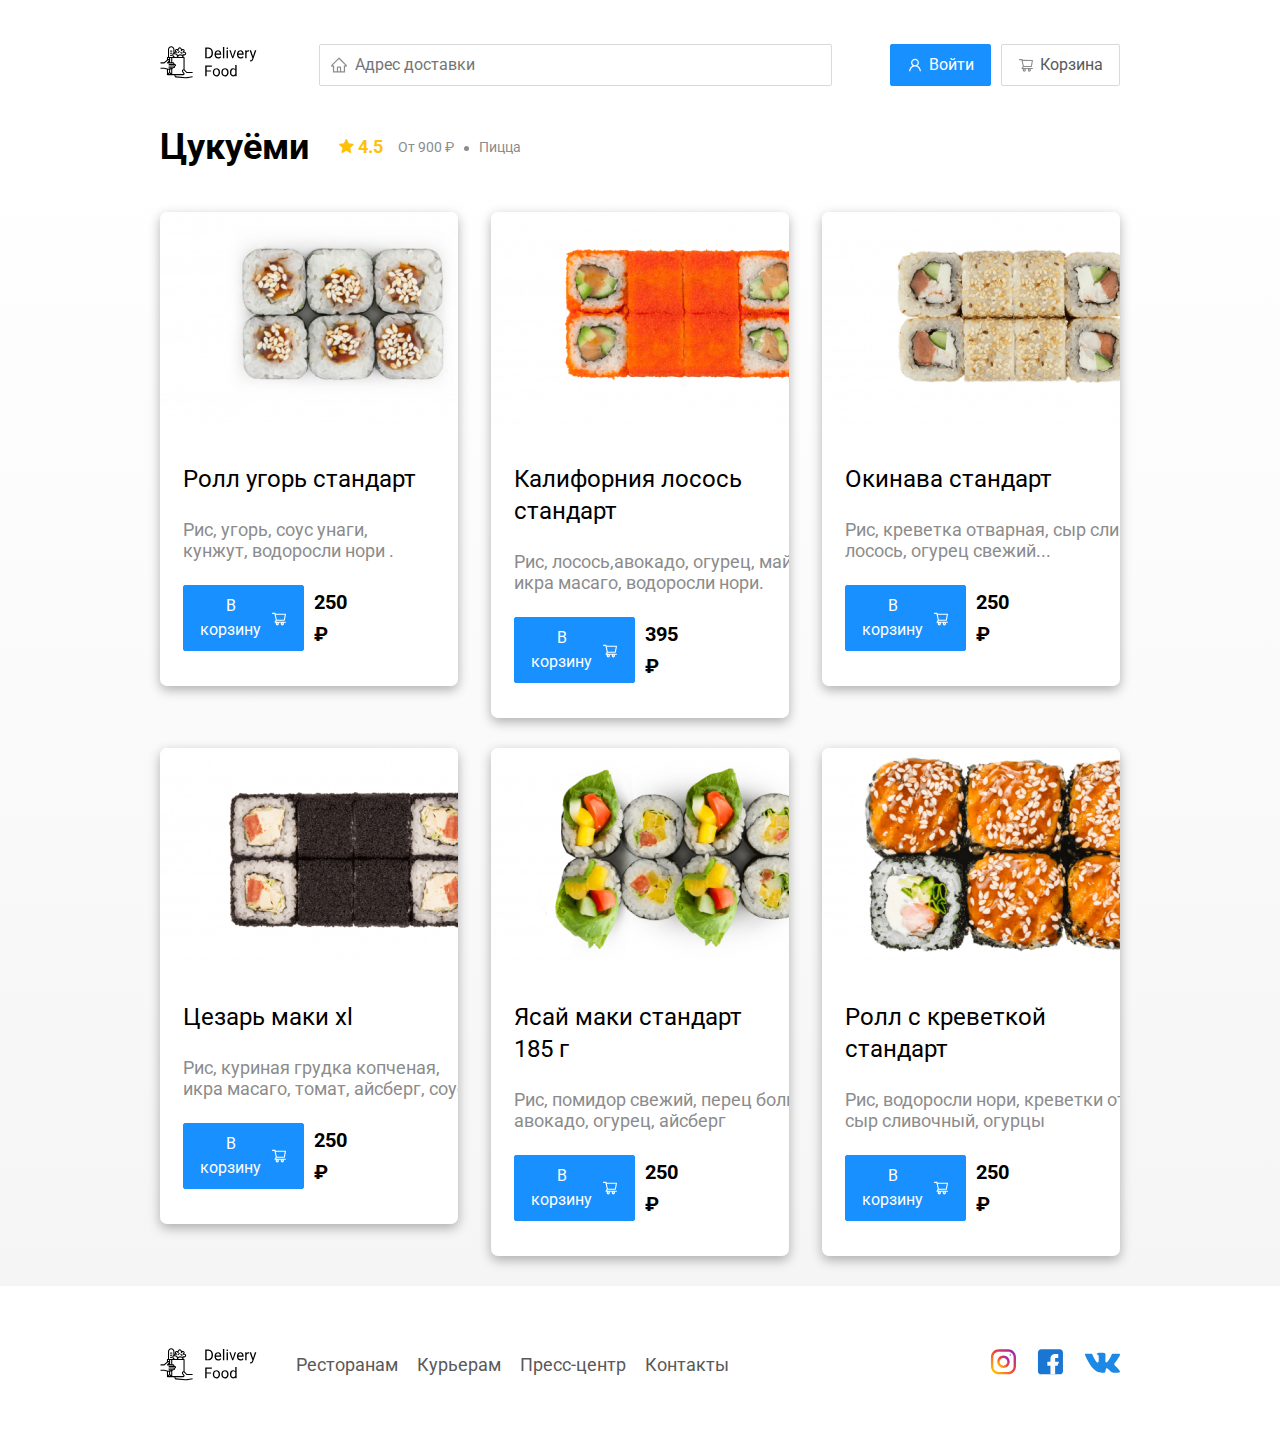
<file: Цукуёми.html>
<!DOCTYPE html>
<html lang="ru">
<head>
    <meta charset="UTF-8">
    <meta name="viewport" content="width=device-width, initial-scale=1.0">
    <title>Цукуёми- доставка еды на дом</title>
    <link href="https://fonts.googleapis.com/css?family=Roboto:400,700&display=swap&subset=cyrillic" 
    rel="stylesheet"> 
    <link rel="stylesheet" href="css/normalize.css">
    <link rel="stylesheet" href="css/style.css">
</head>
<body>
    <div class="container">
        <!-- Шапка -->
    <header class="header">
        <!-- Логотип -->
        <a href="index.html" class="logo">
            <img src="img\logo.svg" alt="Logo" >
        </a>
        <!-- Кнопка поиска  -->
        <input type="text" class="input input-adress" placeholder="Адрес доставки">
        <!-- Кнопки войти и корзина -->
        <div class="buttons">
            <button class="button button-primary">
                <img src="img\user.svg" alt="User" class="button-icon"><span class="button-text">Войти</span></button>
            <button class="button">
                <img src="img\shopping-cart.svg" alt="shopping-cart" class="button-icon">
                <span class="button-text">Корзина</span>
                </button>
        </div>
    </header>
    </div>
    <!-- /.container -->
    <main class="main">
        <div class="container">            
            <section class="restaurants">
                <div class="section-heading">
                    <h2 class="section-title">Цукуёми</h2>
                    <div class="card-info">
                        <div class="rating">
                            <img src="/img/rating.svg" alt="rating" class="rating-star"> 
                            4.5</div>
                        <div class="price">От 900 ₽</div>
                        <div class="category">Пицца</div>
                    </div>
                </div>
                <div class="cards">
                    <div class="card">
                        <img src="img/ugor.jpg" alt="image" class="class-image">
                        <div class="card-text">
                            <div class="card-heading">
                                <h3 class="card-title card-title-reg">Ролл угорь стандарт</h3>
                            </div>
                            <!-- /.card-heading -->
                            <div class="card-info">
                                <div class="ingredients">Рис, угорь, соус унаги,<br> кунжут, водоросли нори                  .</div>
                            </div>
                            <!-- /.card-info -->
                            <div class="card-buttons">
                                <button class="button button-primary">
                                    <span class="button-card-text">В корзину</span>
                                    <img src="img/shopping-cart-white.svg" alt="shopping-cart-white" class="button-card-image">
                                </button>
                                <strong class="card-price-bold">250 ₽</strong>
                            </div>
                        </div>
                        <!-- /.card-text -->
                    </div>
                    <!-- /.card -->
                    
                    <div class="card">
                        <img src="img/los.jpg" alt="image" class="class-image">
                        <div class="card-text">
                            <div class="card-heading">
                                <h3 class="card-title card-title-reg">Калифорния лосось стандарт</h3>
                            </div>
                            <!-- /.card-heading -->
                            <div class="card-info">
                                <div class="ingredients">Рис, лосось,авокадо, огурец, майонез,<br> икра масаго, водоросли нори.</div>
                            </div>
                            <!-- /.card-info -->
                            <div class="card-buttons">
                                <button class="button button-primary">
                                    <span class="button-card-text">В корзину</span>
                                    <img src="img/shopping-cart-white.svg" alt="shopping-cart-white" class="button-card-image">
                                </button>
                                <strong class="card-price-bold">395 ₽</strong>
                            </div>
                        </div>
                        <!-- /.card-text -->
                    </div>
                    <!-- /.card -->
        
                    <div class="card">
                        <img src="img/oki.jpg" alt="image" class="class-image">
                        <div class="card-text">
                            <div class="card-heading">
                                <h3 class="card-title card-title-reg">Окинава стандарт</h3>
                            </div>
                            <!-- /.card-heading -->
                            <div class="card-info">
                                <div class="ingredients"> Рис, креветка отварная, сыр сливочный,<br> лосось, огурец свежий...</div>
                            </div>
                            <!-- /.card-info -->
                            <div class="card-buttons">
                                <button class="button button-primary">
                                    <span class="button-card-text">В корзину</span>
                                    <img src="img/shopping-cart-white.svg" alt="shopping-cart-white" class="button-card-image">
                                </button>
                                <strong class="card-price-bold">250 ₽</strong>
                            </div>
                        </div>
                        <!-- /.card-text -->
                    </div>
                    <!-- /.card -->
        
                    <div class="card">
                        <img src="img/xl.jpg" alt="image" class="class-image">
                        <div class="card-text">
                            <div class="card-heading">
                                <h3 class="card-title card-title-reg">Цезарь маки хl</h3>
                            </div>
                            <!-- /.card-heading -->
                            <div class="card-info">
                                <div class="ingredients">Рис, куриная грудка копченая, <br>икра масаго, томат, айсберг, соус цезарь...</div>
                            </div>
                            <!-- /.card-info -->
                            <div class="card-buttons">
                                <button class="button button-primary">
                                    <span class="button-card-text">В корзину</span>
                                    <img src="img/shopping-cart-white.svg" alt="shopping-cart-white" class="button-card-image">
                                </button>
                                <strong class="card-price-bold">250 ₽</strong>
                            </div>
                        </div>
                        <!-- /.card-text -->
                    </div>
                    <!-- /.card -->
        
                    <div class="card">
                        <img src="img/maki.jpg" alt="image" class="class-image">
                        <div class="card-text">
                            <div class="card-heading">
                                <h3 class="card-title card-title-reg">Ясай маки стандарт 185 г</h3>
                            </div>
                            <!-- /.card-heading -->
                            <div class="card-info">
                                <div class="ingredients">Рис, помидор свежий, перец болгарский,<br>авокадо, огурец, айсберг</div>
                            </div>
                            <!-- /.card-info -->
                            <div class="card-buttons">
                                <button class="button button-primary">
                                    <span class="button-card-text">В корзину</span>
                                    <img src="img/shopping-cart-white.svg" alt="shopping-cart-white" class="button-card-image">
                                </button>
                                <strong class="card-price-bold">250 ₽</strong>
                            </div>
                        </div>
                        <!-- /.card-text -->
                    </div>
                    <!-- /.card -->
        
                    <div class="card">
                        <img src="img/king.jpg" alt="image" class="class-image">
                        <div class="card-text">
                            <div class="card-heading">
                                <h3 class="card-title card-title-reg">Ролл с креветкой стандарт</h3>
                            </div>
                            <!-- /.card-heading -->
                            <div class="card-info">
                                <div class="ingredients">Рис, водоросли нори, креветки отварные,<br> сыр сливочный, огурцы</div>
                            </div>
                            <!-- /.card-info -->
                            <div class="card-buttons">
                                <button class="button button-primary">
                                    <span class="button-card-text">В корзину</span>
                                    <img src="img/shopping-cart-white.svg" alt="shopping-cart-white" class="button-card-image">
                                </button>
                                <strong class="card-price-bold">250 ₽</strong>
                            </div>
                        </div>
                        <!-- /.card-text -->
                    </div>
                    <!-- /.card -->
        
                </div>
                <!-- /.cards -->
            </section>
        </div>
        <!-- /.container -->
    </main>
    <footer class="footer">
        <div class="container">
            <div class="footer-block">
                <img src="img/logo.svg" alt="logo" class="logo footer-logo">
                <nav class="footer-nav">
                    <a href="#" class="footer-link">Ресторанам</a>
                    <a href="#" class="footer-link">Курьерам</a>
                    <a href="#" class="footer-link">Пресс-центр</a>
                    <a href="#" class="footer-link">Контакты</a>
                </nav>
                <div class="social-links">
                    <a href="#" class="social-link"><img src="img/instagram.svg" alt="instagram"></a>
                    <a href="#" class="social-link"><img src="img/fb.svg" alt="facebook"></a>
                    <a href="#" class="social-link"><img src="img/vk.svg" alt="vk"></a>
                </div>
                <!-- /.social-links -->
            </div>
            <!-- /.footer-block -->
        </div>
    </footer>
</body>
</html>
</file>
<file: css/style.css>
*{
    box-sizing: border-box;
}
body{
    font-family: 'Roboto', sans-serif;
    padding-top: 44px;
}
.container{
    max-width: 1200px;
    margin: auto;
}
.header{
    display: flex;
    align-items: center;
    justify-content: space-between;
    margin-bottom: 40px;
}
.input{
    background: #FFFFFF;
    border: 1px solid #D9D9D9;
    border-radius: 2px;
    font-size: 16px;
    line-height: 24px;
    padding: 8px;
    padding-left: 35px;
    background-repeat: no-repeat;
    background-position: left 11px center;
}
.input-adress{
    flex: 0.8;
    background-image: url(../img/Vector.svg);
}
.input-search{
    background-image: url(../img/search.svg);
    width: 300px;
margin-left: auto;    
}
.buttons{
    display: flex;
    align-items: center;
}
.button{
    display: flex;
    align-items: center;
    padding: 8px 16px;
    background: #FFFFFF;
    border: 1px solid #D9D9D9;
    box-sizing: border-box;
    box-shadow: 0px 0px 2px rgba(0, 0, 0, 0.0015);
    border-radius: 2px;
    color: #595959;
    font-size: 16px;
    line-height: 24px;
}
.button-primary{
    background: #1890FF;
    border: 1px solid #1890FF;
    color: white;
    margin-right: 10px;
}
.button-icon{
    margin-right: 6px;
 }
 .button-card-text{
     margin-right: 10px;
 }

 .promo{
    box-shadow: 0px 7px 12px rgba(158, 158, 163, 0.4);
    background: #FFF1B8 url(../img/promo-image.png) no-repeat top -150px right -150px /600px;
    border-radius: 10px;
    padding: 68px 70px;
    margin-bottom: 56px;
 }
 .promo-title{
    font-style: normal;
    font-weight: bold;
    font-size: 39px;
    line-height: 46px;
    color: #302C34;
 }
 .promo-text{
    font-style: normal;
    font-weight: normal;
    font-size: 24px;
    line-height: 28px;
    color: #302C34;
    max-width: 538px;
}
.main{
    background: linear-gradient(180deg, rgba(245, 245, 245, 0) 1.04%, #F5F5F5 100%);
}
.section-heading{
    display: flex;
    align-items: center;
    
    margin-bottom: 44px;
}
.section-title{
    font-style: normal;
    font-weight: bold;
    font-size: 36px;
    line-height: 42px;
    margin: 0;
    color: #000000;
    margin-right: 30px;
}
.cards{
    display: flex;
    align-items: flex-start;
    justify-content: space-between;
    flex-wrap: wrap;
}
.card{
    background: #FFFFFF;
    box-shadow: 0px 4px 12px rgba(0, 0, 0, 0.3);
    border-radius: 7px;
    overflow: hidden;
    margin-bottom: 30px;
    flex-basis: 31%;
    text-decoration: none;
}
.card-image{
    width: 384px;
    height: 250px;
    object-fit: cover;  
}
.card-text{
    padding-top: 10px;
    padding-bottom: 35px;
    padding-left: 23px;
    padding-right: 123px;
    

}
.card-heading{
    display: flex;
    align-items: center;
    justify-content: space-between;
    width: 315px;
}
.card-title{
    
    font-style: normal;
    font-weight: bold;
    font-size: 24px;
    line-height: 32px;
 
}
.card-title-reg{
    font-weight: 400;

}
.card-tag{
    
    font-style: normal;
    font-weight: normal;
    font-size: 12px;
    line-height: 20px;
    color: white;
    background: #262626;
    border-radius: 2px; 
    padding: 1px 5px;
    white-space: nowrap;
    
}
.card-info{
    display: flex;
    align-items:center;
    flex-wrap: wrap;
    
}
.card-buttons{
    display: flex;
    align-items: center;
    justify-content: space-between;
    margin-top: 24px;
}
.card-price-bold{
    font-weight: bold;
    font-size: 20px;
    line-height: 32px;
    
    

}
.rating{
    margin-right: 26px;
    color: #FFC107; 
    font-style: normal;
    font-weight: bold;
    font-size: 18px;
    line-height: 32px;
}
.price, .category{
    color: #8C8C8C;
    font-size: 18px;
    line-height: 32px;  
}
.price{
    margin-right: 10px;
}
.ingredients{
    color: #8C8C8C;
    font-size: 18px;
    line-height: 21px;
    word-break: inherit ;
    max-height: auto;
    flex: none;
    
}
.category{
    text-overflow: ellipsis;
    overflow: hidden;
    white-space: nowrap;
    max-width: 150px;
}
.price:after{
    content: "";
    width: 5px;
    height: 5px;
    background-color: #8C8C8C;
    display: inline-block;
    vertical-align: middle;
    border-radius: 50%;
    margin-left: 10px;
}
.footer{
    padding: 60px 0;
}
.footer-block{
    display: flex;
    align-items: center; 
    justify-content: space-between;
}
.footer-nav{
    margin-left: 35px;
    margin-right: auto;
}
.footer-link{
    display: inline-block;
    color: #595959;
    text-decoration: none;
    font-style: normal;
    font-weight: normal;
    font-size: 18px;
    line-height: 21px;  
}
.footer-link:not(:last-child){
    margin-right: 15px;
}
.social-links{
    display: flex;
    align-items: center;
}
.social-link:not(:last-child){
    margin-right: 21px;
}
.modal{
    position: fixed;
    left: 0;
    top: 0;
    width: 100%;
    height: 100%;
    background: rgba(0, 0, 0, 0.4);
    display: none;
}
.is-open{
    display: flex;
}
.modal-dialog{
    max-width: 780px;
    width: 95%;
    margin: auto;
    background: #FFFFFF;
    border-radius: 5px;
    padding: 40px 45px;
}
.modal-header{
    display: flex;
    align-items: center;
    justify-content: space-between;
    margin-bottom: 45px;
}
.modal-body{
    margin-bottom: 52px;
}
.close{
    font-size: 36px;
    border: none;
    background-color: transparent;
}
.food-row{
    display: flex;
    align-items: flex-start;
    justify-content: space-between;
    padding-bottom: 8px;
    border-bottom: 1px solid #d9d9d9;
    margin-bottom: 15px;
}
.food-name{
    font-weight: normal;
    font-size: 18px;
    line-height: 32px;  
}
.food-price{
    margin-left: auto;
    margin-right: 47px;
    font-weight: bold;
    font-size: 20px;
    line-height: 32px;
}
.food-counter{
    display: flex;
    align-items: center;
}
.counter-button{
    display: flex;
    align-items: center;
    justify-content: center;
    width: 39px;
    height: 32px;
    background: #FFFFFF;
    border: 1px solid #40A9FF;
    box-sizing: border-box;
    border-radius: 2px;
    font-weight: normal;
    font-size: 14px;
    line-height: 22px;
    color:#40A9FF ;
}
.counter{
    font-size: 16px;
    line-height: 24px;
    margin-left: 10px;
    margin-right: 10px;
}
.modal-tilte{
    margin: 0;
    font-weight: bold;
    font-size: 36px;
    line-height: 42px;
}
.modal-footer{
    display: flex;
    align-items: center;
    justify-content: space-between;
}
.footer-buttons{
    display: flex;
    align-items: center;
}
.modal-pricetag{
    background: #262626;
    border-radius: 5px;
    color: #FFFFFF;
    padding: 15px 20px;
    font-size: 20px;
    line-height: 23px;

}
@media(max-width:1366px){
    .container{
        max-width: 960px;
    }
    .promo{
        background-position:center right -200px;
        background-size: 550px;
    }
    .rating{
        margin-right: 15px;
    }
    .category, .price{
        font-size: 14px;
    }
    .card-heading{
        width: 240px;
    }
}
@media(max-width:992px){
    .container{
        max-width: 750px;
    }
    .promo{
        padding: 50px;
        background-size:470px;
        background-position:center right -150;
    }
    .promo-text{
        font-size: 18px;
        max-width: 400px;
    }
    .card{
        flex-basis: 49%;
    }
    .footer-link{
        font-size: 16px;
    }
    .card-heading{
        width: 220px;
    }
}
@media (max-width:768px){
    .container{
        max-width: 560px;
    }
    
    .card-info{
        flex-wrap: wrap;
    }
    .card.rating{
        flex-basis: 100%;
    }
    .card-title{
        font-size: 18px;
        flex-wrap: nowrap;
    }
    .card-tag{
        max-width: 50px;
        max-height: 30px;
    }
    .card-text{
        height: 200px;
        
    }
    .promo{
        padding: 50px;
        background-size:370px;
        background-position:center right -150px;
    }
    .promo-title{
        font-size: 24px;
        line-height: 1.4;
    }
    .promo-text{
        max-width: 300px;
        margin-top: 0;
    }
    .footer-nav{
        list-style-position: inside;
        -moz-column-count: 2; /* Firefox */
        -webkit-column-count: 2; /* Safari and Chrome */
        column-count: 2;
        list-style-type: decimal;     
    }
    .logo{
        width: 50%;
    }
   
    }
@media(max-width:578px){
    .container{
        width: 90%;
    }
    .header{
        flex-wrap: wrap;
    }
    .input-adress{
        margin-top: 15px;
        order:5;
        flex: 1;
    }
    .promo{
        background-image:none;
    }
    .promo-title{
        margin-bottom: 10px;
        flex-wrap: nowrap;
    }
    .section-title{
        font-size: 20px;
    }
    .card{
        flex-basis: 100%;
    }
    .class-image{
        width: 100%;
    }
    .card-heading{
        width:400px;
    }
    
    .footer{
        padding: 40px;
    }
    .footer-nav{
        margin-right: 0;
        left: 35%;
        display: flex;
        flex-flow: column wrap;        
    }
    .footer-logo{
        margin-right: 15px;
        order: 1;
    }
    .social-links{
        order: 2;
    }
}

    @media(max-width:480px){
        .button-text{
            display: none;
        }
        
        .button{
        min-height: 40px;
        
    }
        .button-icon{
        margin: 0;
    }
        .footer-block{
            flex-wrap: wrap;
            flex-direction: column;
            
        }
        .footer-logo{
            order:0;
            
            margin-bottom: 20px;
        }
        .footer-nav{
            margin-bottom: 20px;
        }
        .footer-link{
            margin-right: 0;
        }
        .card-heading{
            width: 350px;
        }
    
        .logo{
        max-width: 150px;
        }
}
@media(max-width:320px){
    .card-heading{
        width: 210px;
     }
     .section-heading{
        flex-wrap: wrap;
}
}
@media(max-width:375px){
    .promo{
        padding: 20px;
    }
    .card-heading{
        width: 260px;
     }
     .section-heading{
         flex-wrap: wrap;
     }
    }
</file>
